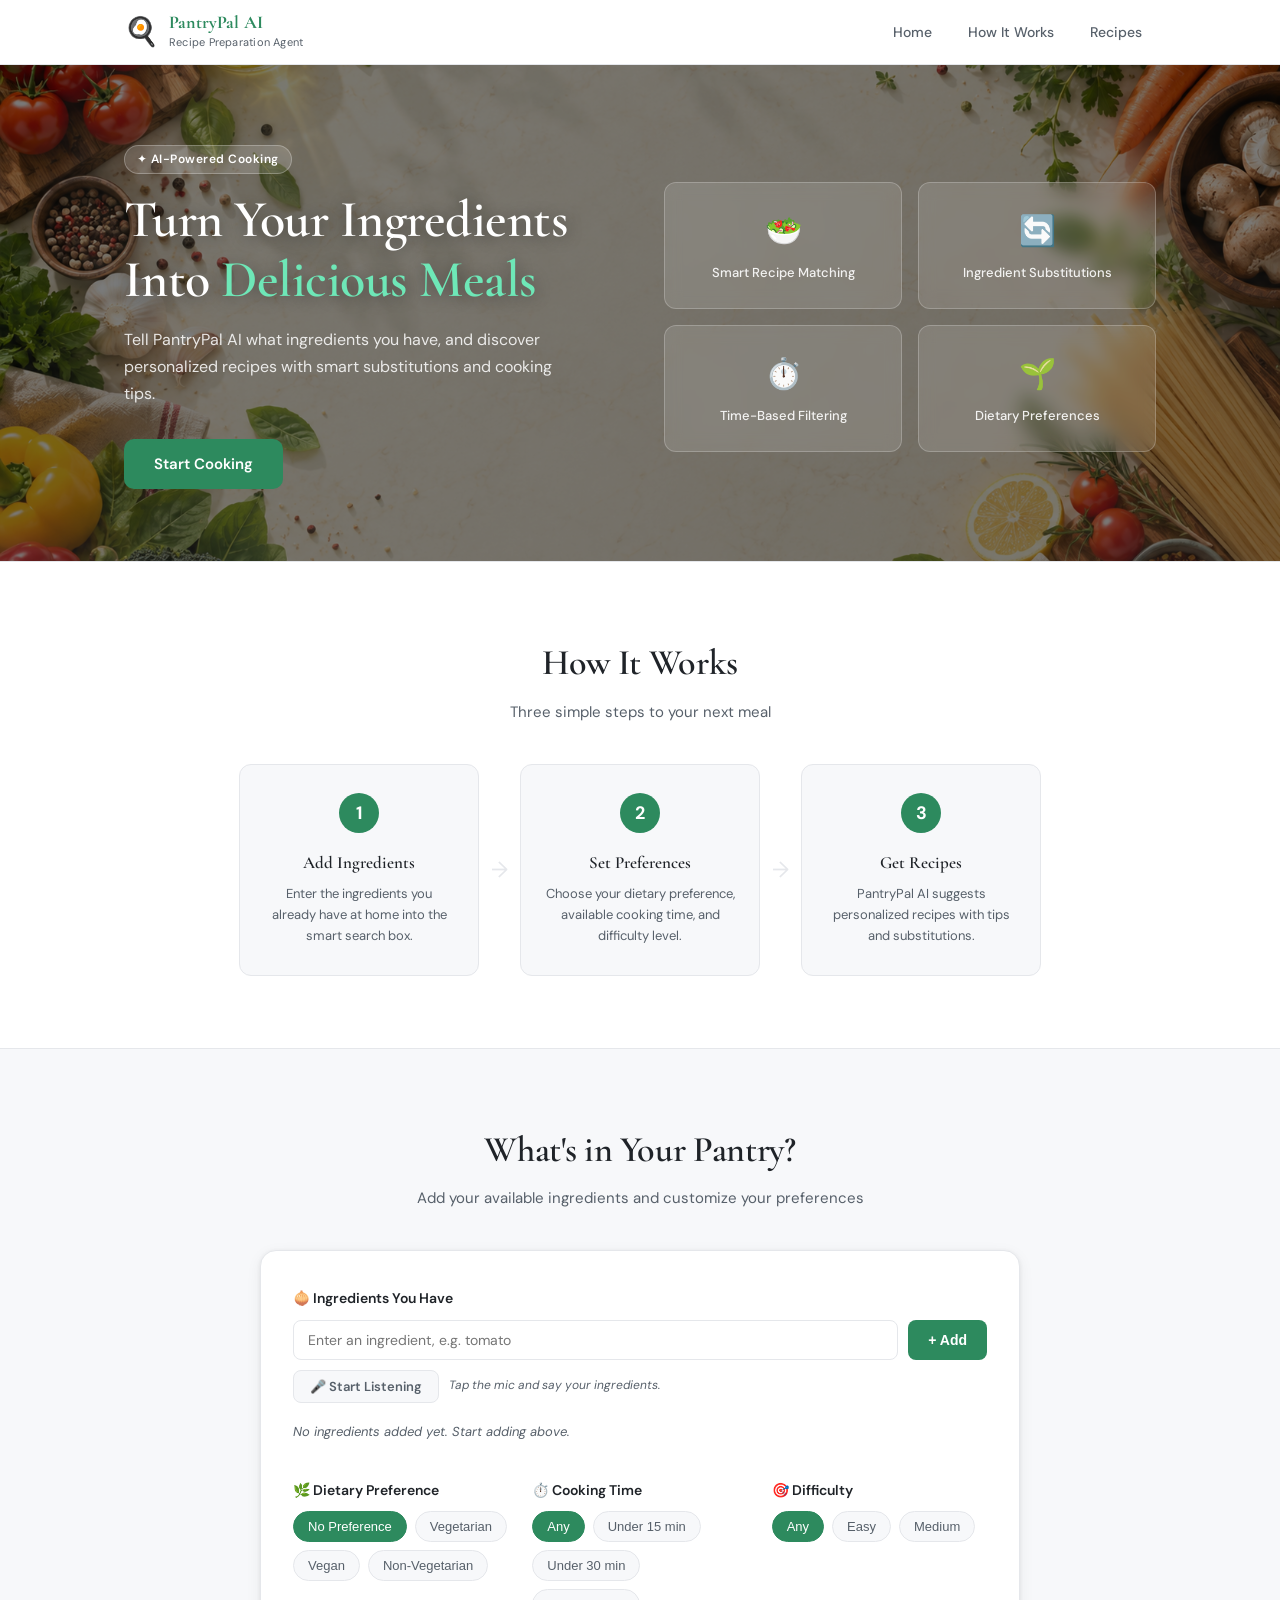
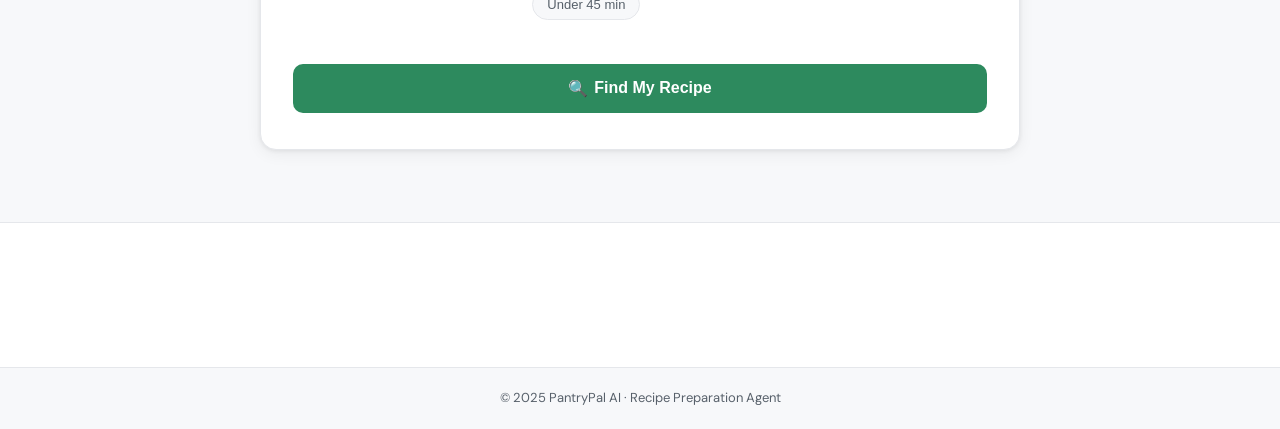
<file: index.html>
<!DOCTYPE html>
<html lang="en">
<head>
  <meta charset="UTF-8" />
  <meta name="viewport" content="width=device-width, initial-scale=1.0" />
  <title>PantryPal AI – Recipe Preparation Agent</title>
  <link rel="stylesheet" href="styles.css" />
</head>
<body>

  <!-- NAVBAR -->
  <nav class="navbar">
    <div class="nav-inner container">
      <div class="nav-logo">
        <span class="logo-icon">🍳</span>
        <div>
          <span class="logo-name">PantryPal AI</span>
          <span class="logo-sub">Recipe Preparation Agent</span>
        </div>
      </div>
      <ul class="nav-links">
        <li><a href="#home">Home</a></li>
        <li><a href="#how-it-works">How It Works</a></li>
        <li><a href="recipes.html">Recipes</a></li>
      </ul>
      <button class="nav-toggle" id="navToggle" aria-label="Toggle menu">&#9776;</button>
    </div>
  </nav>

  <!-- HERO SECTION -->
  <section class="hero" id="home">
    <div class="container hero-inner">
      <div class="hero-content">
        <span class="hero-badge">✦ AI-Powered Cooking</span>
        <h1 class="hero-heading">Turn Your Ingredients Into <span class="highlight">Delicious Meals</span></h1>
        <p class="hero-sub">Tell PantryPal AI what ingredients you have, and discover personalized recipes with smart substitutions and cooking tips.</p>
        <a href="#form-section" class="btn btn-primary" id="startCooking">Start Cooking</a>
      </div>
      <div class="hero-visual">
        <div class="hero-card">
          <div class="hero-card-icon">🥗</div>
          <p>Smart Recipe Matching</p>
        </div>
        <div class="hero-card">
          <div class="hero-card-icon">🔄</div>
          <p>Ingredient Substitutions</p>
        </div>
        <div class="hero-card">
          <div class="hero-card-icon">⏱️</div>
          <p>Time-Based Filtering</p>
        </div>
        <div class="hero-card">
          <div class="hero-card-icon">🌱</div>
          <p>Dietary Preferences</p>
        </div>
      </div>
    </div>
  </section>

  <!-- HOW IT WORKS -->
  <section class="how-it-works" id="how-it-works">
    <div class="container">
      <h2 class="section-title">How It Works</h2>
      <p class="section-sub">Three simple steps to your next meal</p>
      <div class="steps">
        <div class="step">
          <div class="step-num">1</div>
          <h3>Add Ingredients</h3>
          <p>Enter the ingredients you already have at home into the smart search box.</p>
        </div>
        <div class="step-arrow">→</div>
        <div class="step">
          <div class="step-num">2</div>
          <h3>Set Preferences</h3>
          <p>Choose your dietary preference, available cooking time, and difficulty level.</p>
        </div>
        <div class="step-arrow">→</div>
        <div class="step">
          <div class="step-num">3</div>
          <h3>Get Recipes</h3>
          <p>PantryPal AI suggests personalized recipes with tips and substitutions.</p>
        </div>
      </div>
    </div>
  </section>

  <!-- FORM SECTION -->
  <section class="form-section" id="form-section">
    <div class="container">
      <h2 class="section-title">What's in Your Pantry?</h2>
      <p class="section-sub">Add your available ingredients and customize your preferences</p>

      <div class="form-card">
        <!-- Ingredient Input -->
        <div class="form-group">
          <label class="form-label">🧅 Ingredients You Have</label>
          <div class="ingredient-input-row">
            <input type="text" id="ingredientInput" class="text-input" placeholder="Enter an ingredient, e.g. tomato" autocomplete="off" />
            <button class="btn btn-add" id="addIngredientBtn">+ Add</button>
          </div>
          <div class="mic-row">
            <button class="btn-mic" id="micBtn" aria-label="Start voice input">🎤 Start Listening</button>
            <span class="mic-hint" id="micHint">Tap the mic and say your ingredients.</span>
          </div>
          <div class="tags-container" id="tagsContainer">
            <span class="tags-placeholder" id="tagsPlaceholder">No ingredients added yet. Start adding above.</span>
          </div>
        </div>

        <div class="preferences-grid">
          <!-- Dietary Preference -->
          <div class="form-group">
            <label class="form-label">🌿 Dietary Preference</label>
            <div class="chip-group" id="dietaryGroup">
              <button class="chip active" data-value="no-preference">No Preference</button>
              <button class="chip" data-value="vegetarian">Vegetarian</button>
              <button class="chip" data-value="vegan">Vegan</button>
              <button class="chip" data-value="non-vegetarian">Non-Vegetarian</button>
            </div>
          </div>

          <!-- Cooking Time -->
          <div class="form-group">
            <label class="form-label">⏱️ Cooking Time</label>
            <div class="chip-group" id="timeGroup">
              <button class="chip active" data-value="any">Any</button>
              <button class="chip" data-value="15">Under 15 min</button>
              <button class="chip" data-value="30">Under 30 min</button>
              <button class="chip" data-value="45">Under 45 min</button>
            </div>
          </div>

          <!-- Difficulty -->
          <div class="form-group">
            <label class="form-label">🎯 Difficulty</label>
            <div class="chip-group" id="difficultyGroup">
              <button class="chip active" data-value="any">Any</button>
              <button class="chip" data-value="easy">Easy</button>
              <button class="chip" data-value="medium">Medium</button>
            </div>
          </div>
        </div>

        <button class="btn btn-find" id="findRecipeBtn">
          <span>🔍</span> Find My Recipe
        </button>
      </div>
    </div>
  </section>

  <!-- RESULTS SECTION -->
  <section class="results-section" id="recipes">
    <div class="container" id="resultsContainer" style="display:none;">
      <h2 class="section-title">Your Personalized Recipes</h2>
      <p class="section-sub" id="resultsSubtitle"></p>
      <div class="recipes-grid" id="recipesGrid"></div>
    </div>
  </section>

  <!-- RECENT SEARCHES SECTION -->
  <section class="extras-section" id="recent-searches-section" style="display:none;">
    <div class="container">
      <div class="extras-header">
        <div>
          <h2 class="section-title extras-title">🕐 Recent Searches</h2>
          <p class="section-sub extras-sub">Your last ingredient searches — click any to reload it</p>
        </div>
        <button class="btn-clear" id="clearSearchesBtn">Clear All</button>
      </div>
      <div class="recent-searches-list" id="recentSearchesList"></div>
    </div>
  </section>

  <!-- FAVORITES SECTION -->
  <section class="extras-section" id="favorites-section" style="display:none;">
    <div class="container">
      <div class="extras-header">
        <div>
          <h2 class="section-title extras-title">❤️ My Favorite Recipes</h2>
          <p class="section-sub extras-sub">Recipes you've saved for quick access</p>
        </div>
        <button class="btn-clear" id="clearFavoritesBtn">Clear All</button>
      </div>
      <div class="recipes-grid" id="favoritesGrid"></div>
    </div>
  </section>

  <!-- FOOTER -->
  <footer class="footer">
    <p>© 2025 PantryPal AI · Recipe Preparation Agent</p>
  </footer>

  <script src="app.js"></script>
</body>
</html>
</file>
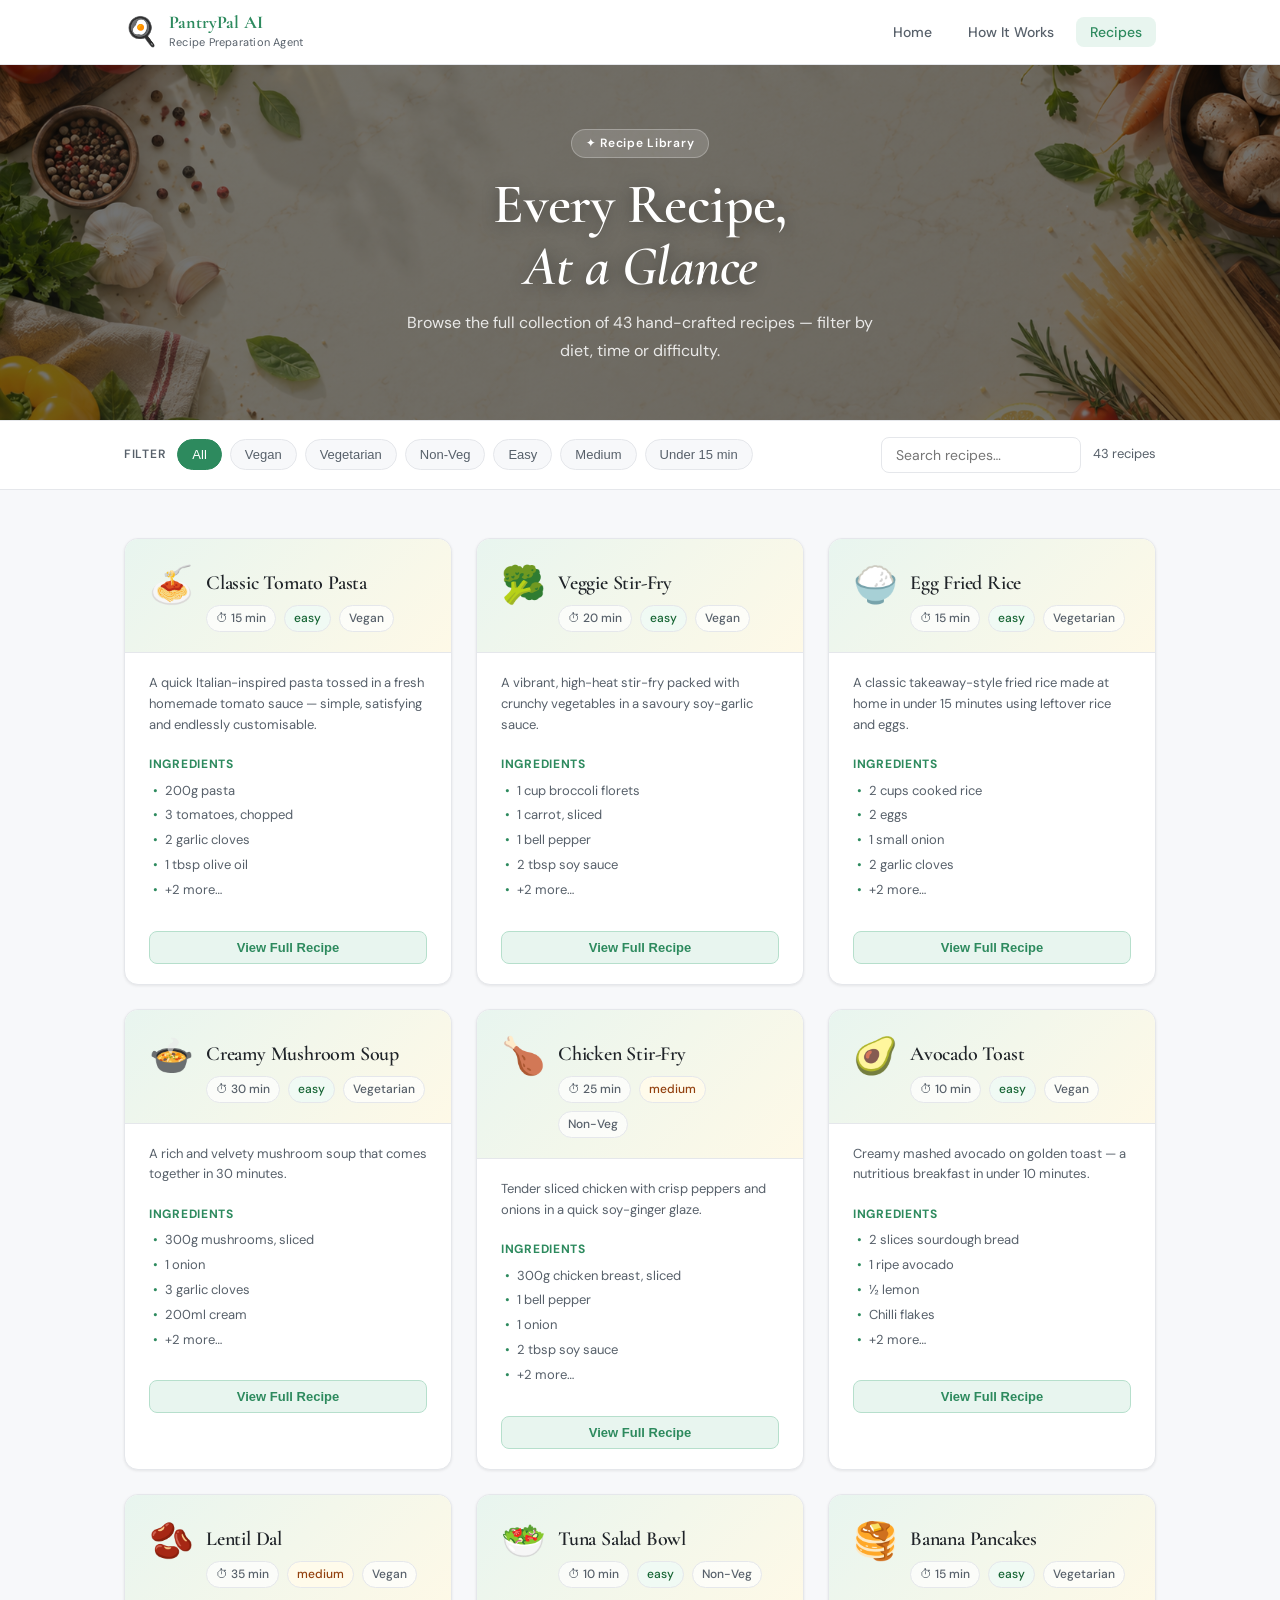
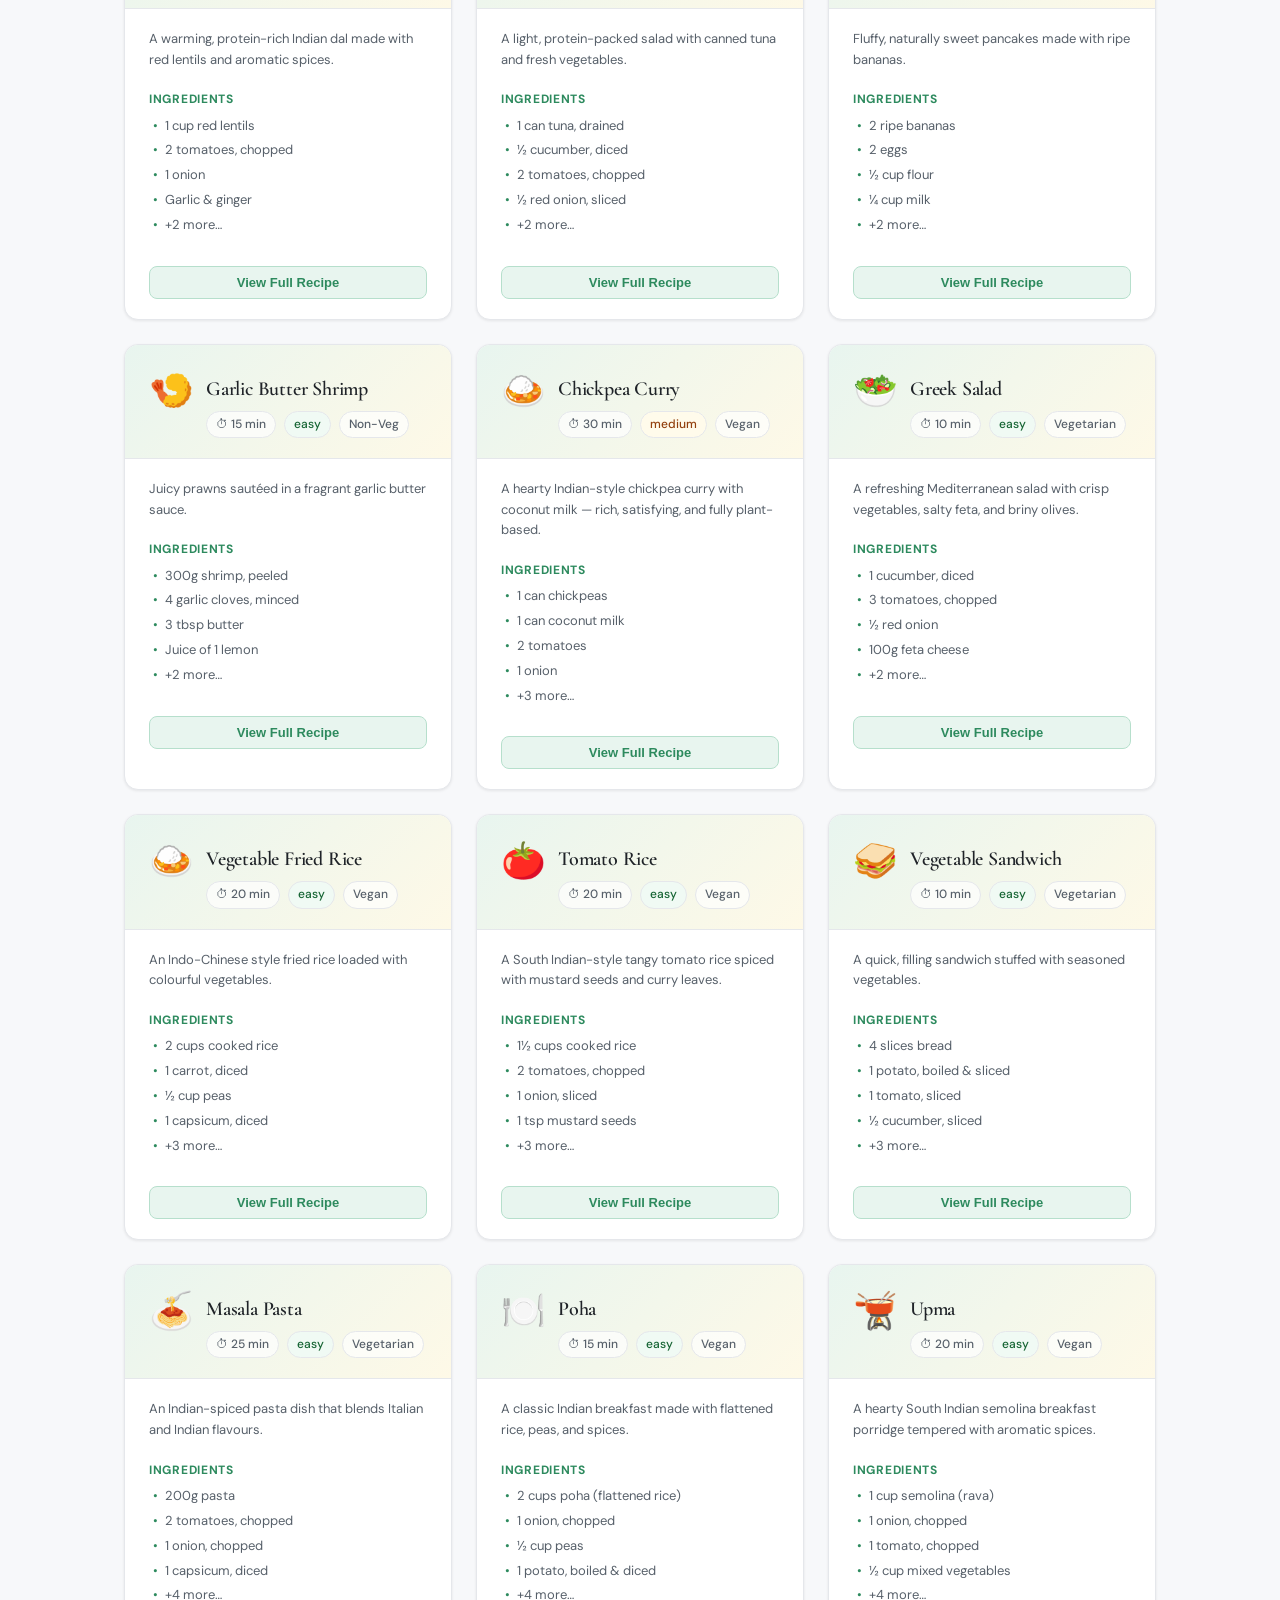
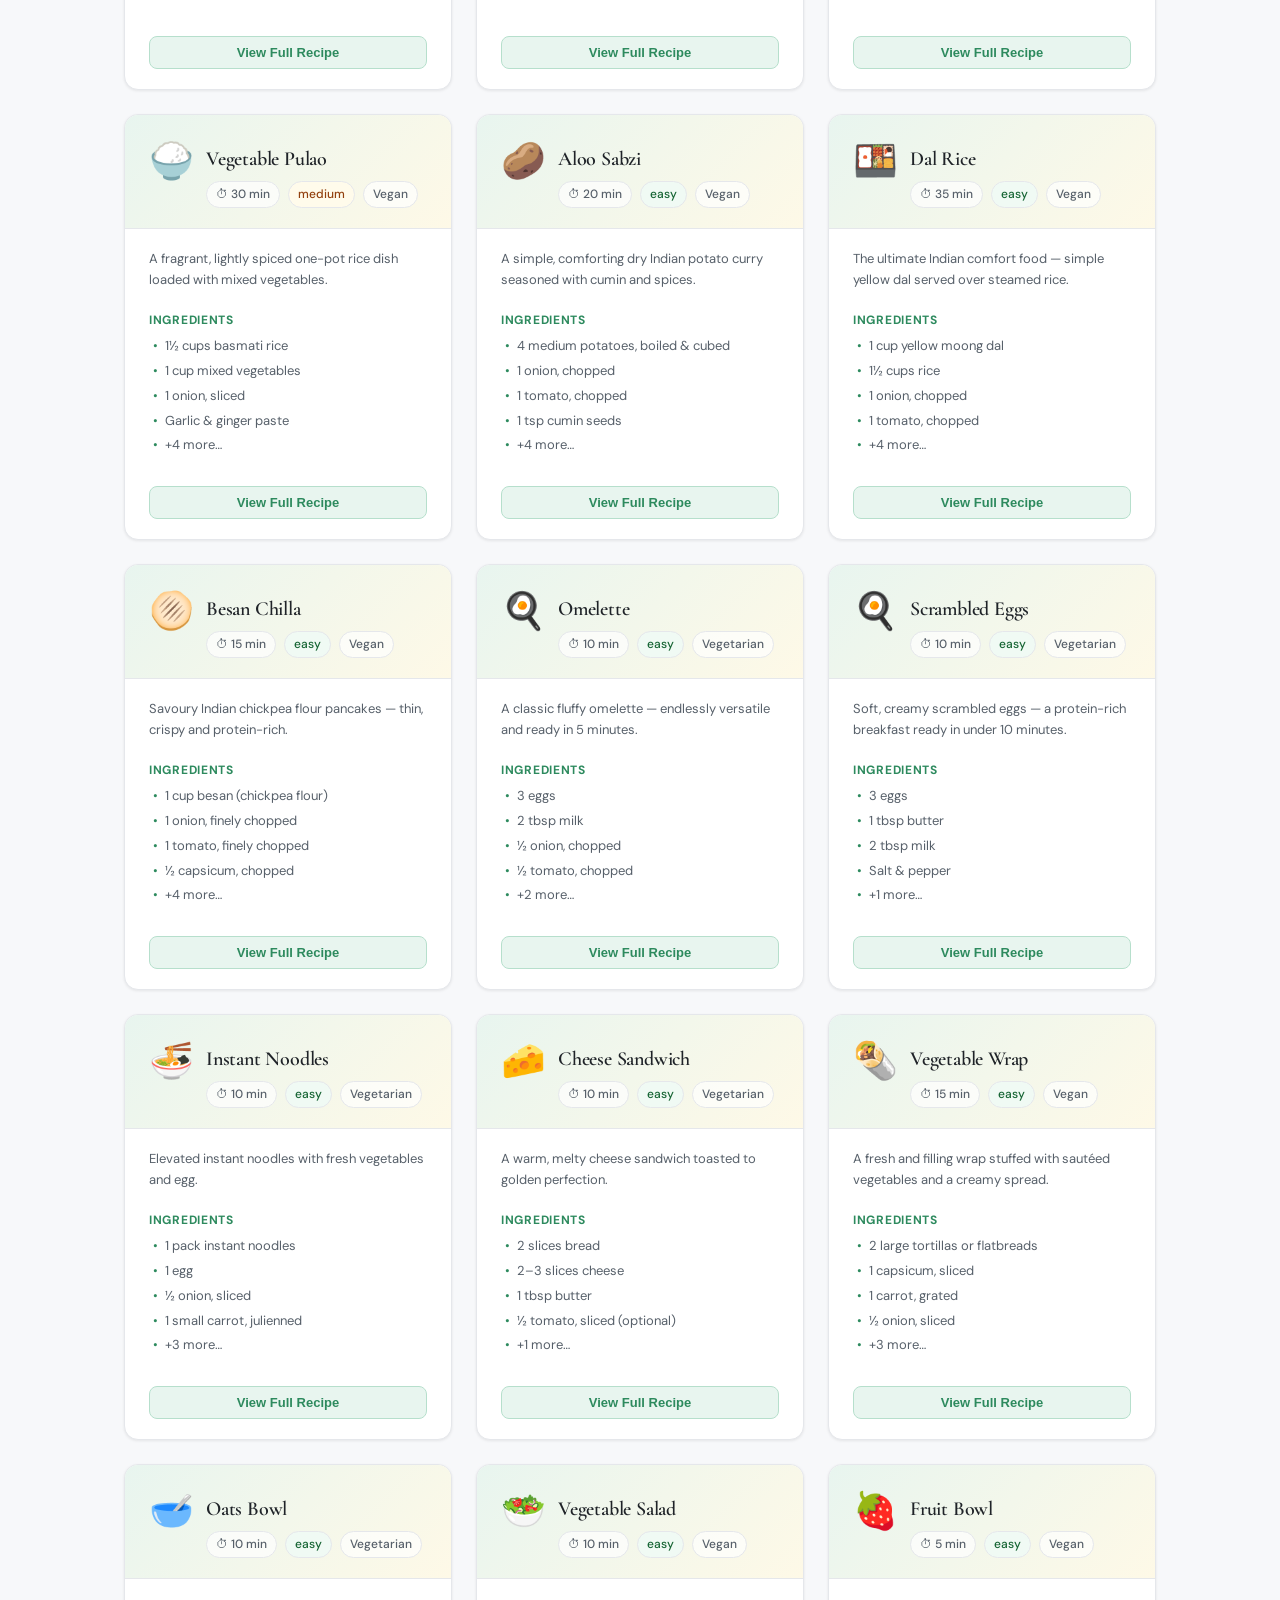
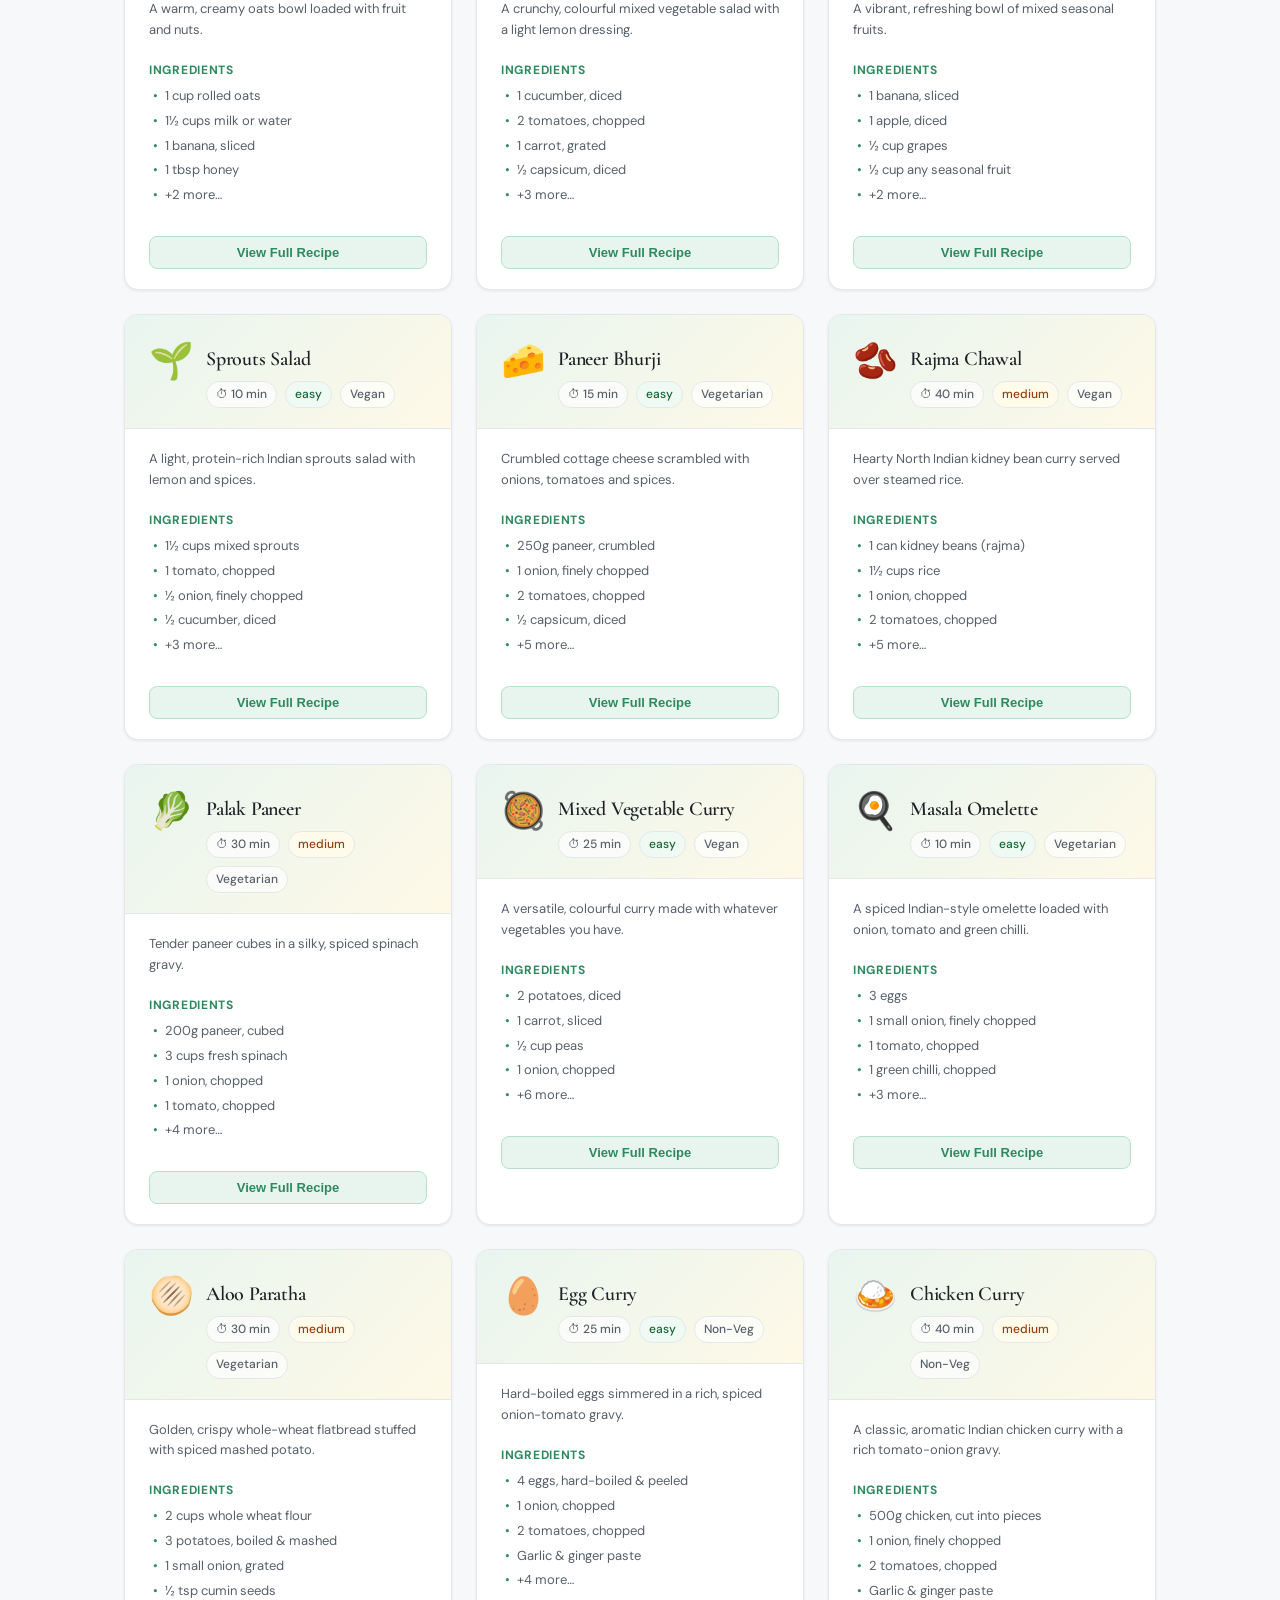
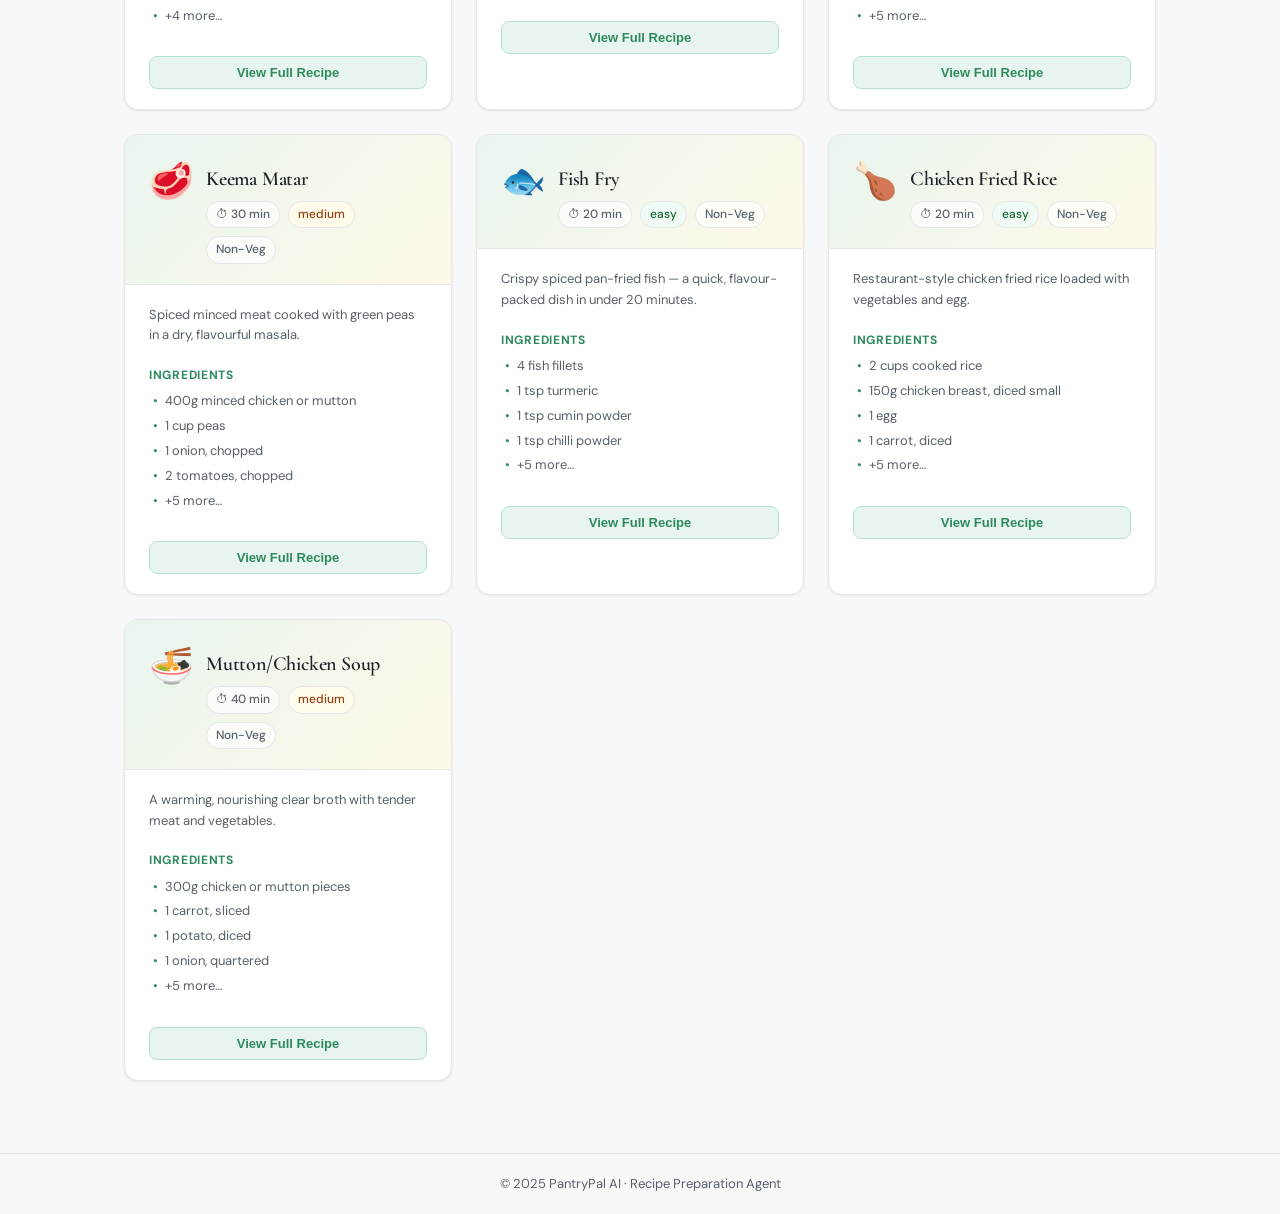
<file: recipes.html>
<!DOCTYPE html>
<html lang="en">
<head>
  <meta charset="UTF-8" />
  <meta name="viewport" content="width=device-width, initial-scale=1.0" />
  <title>Recipe Library – PantryPal AI</title>
  <link rel="stylesheet" href="styles.css" />
  <style>
    /* ── Page-specific styles ── */
    .rl-hero {
      background:
        linear-gradient(rgba(0,0,0,0.55), rgba(0,0,0,0.55)),
        url('food.png') center/cover no-repeat;
      padding: 64px 0 56px;
      border-bottom: 1px solid var(--border);
      text-align: center;
    }
    .rl-hero-eyebrow {
      display: inline-block;
      background: rgba(255,255,255,0.15);
      color: #fff;
      font-size: 12px;
      font-weight: 600;
      padding: 4px 14px;
      border-radius: 100px;
      margin-bottom: 16px;
      letter-spacing: 0.06em;
      border: 1px solid rgba(255,255,255,0.25);
      font-family: var(--font);
    }
    .rl-hero h1 {
      font-family: var(--font-heading);
      font-size: 56px;
      font-weight: 600;
      color: #fff;
      line-height: 1.1;
      margin-bottom: 12px;
      letter-spacing: -0.01em;
      text-shadow: 0 2px 16px rgba(0,0,0,0.4);
    }
    .rl-hero p {
      font-size: 16px;
      color: rgba(255,255,255,0.85);
      max-width: 480px;
      margin: 0 auto;
      line-height: 1.7;
    }

    /* ── Filter Bar ── */
    .filter-bar {
      background: var(--bg);
      border-bottom: 1px solid var(--border);
      padding: 16px 0;
      position: sticky;
      top: 64px;
      z-index: 90;
    }
    .filter-inner {
      display: flex;
      flex-wrap: wrap;
      align-items: center;
      gap: 12px;
    }
    .filter-label {
      font-size: 12px;
      font-weight: 600;
      color: var(--muted);
      text-transform: uppercase;
      letter-spacing: 0.06em;
      white-space: nowrap;
    }
    .filter-chips {
      display: flex;
      flex-wrap: wrap;
      gap: 8px;
      flex: 1;
    }
    .rl-search {
      flex-shrink: 0;
      padding: 8px 14px;
      border: 1px solid var(--border);
      border-radius: 8px;
      font-size: 14px;
      font-family: var(--font);
      color: var(--text);
      background: var(--bg);
      outline: none;
      width: 200px;
      transition: border-color 0.15s, box-shadow 0.15s;
    }
    .rl-search:focus {
      border-color: var(--accent);
      box-shadow: 0 0 0 3px rgba(45,138,94,0.12);
    }
    .rl-count {
      font-size: 13px;
      color: var(--muted);
      white-space: nowrap;
      margin-left: auto;
    }

    /* ── Main grid section ── */
    .rl-section {
      padding: 48px 0 72px;
      background: var(--surface);
    }
    .rl-grid {
      display: grid;
      grid-template-columns: repeat(auto-fill, minmax(300px, 1fr));
      gap: 24px;
    }

    /* ── Recipe card overlay (detail modal) ── */
    .rl-overlay {
      display: none;
      position: fixed;
      inset: 0;
      background: rgba(0,0,0,0.5);
      z-index: 200;
      overflow-y: auto;
      padding: 40px 16px;
    }
    .rl-overlay.open { display: block; }
    .rl-modal {
      background: var(--bg);
      border-radius: 16px;
      max-width: 720px;
      margin: 0 auto;
      overflow: hidden;
      box-shadow: 0 8px 40px rgba(0,0,0,0.2);
    }
    .rl-modal-header {
      background: linear-gradient(135deg, #e8f5ef 0%, #fef9e7 100%);
      padding: 32px 28px 24px;
      border-bottom: 1px solid var(--border);
      display: flex;
      gap: 16px;
      align-items: flex-start;
      position: relative;
    }
    .rl-modal-close {
      position: absolute;
      top: 16px; right: 16px;
      background: var(--bg);
      border: 1px solid var(--border);
      border-radius: 50%;
      width: 32px; height: 32px;
      display: flex; align-items: center; justify-content: center;
      font-size: 16px; cursor: pointer;
      transition: background 0.12s;
    }
    .rl-modal-close:hover { background: #fff5f5; border-color: #f5a0a0; }
    .rl-modal-emoji { font-size: 48px; line-height: 1; flex-shrink: 0; }
    .rl-modal-title {
      font-family: var(--font-heading);
      font-size: 28px; font-weight: 600;
      color: var(--text); margin-bottom: 6px;
      letter-spacing: -0.01em;
    }
    .rl-modal-desc { font-size: 14px; color: var(--muted); line-height: 1.6; margin-bottom: 12px; }
    .rl-modal-body { padding: 24px 28px; display: flex; flex-direction: column; gap: 20px; }
    .rl-modal-section { }
    .rl-modal-section-title {
      font-family: var(--font-heading);
      font-size: 18px; font-weight: 600;
      color: var(--text); margin-bottom: 10px;
    }
    .rl-modal-list { list-style: none; display: flex; flex-direction: column; gap: 5px; }
    .rl-modal-list li {
      font-size: 13px; color: var(--muted);
      padding-left: 16px; position: relative; line-height: 1.6;
    }
    .rl-modal-list li::before { content: "•"; position: absolute; left: 4px; color: var(--accent); }
    .rl-modal-steps { list-style: none; counter-reset: sc; display: flex; flex-direction: column; gap: 8px; }
    .rl-modal-steps li {
      font-size: 13px; color: var(--muted);
      display: flex; gap: 12px; line-height: 1.6;
      counter-increment: sc;
    }
    .rl-modal-steps li::before {
      content: counter(sc);
      flex-shrink: 0; width: 22px; height: 22px;
      border-radius: 50%; background: var(--accent); color: #fff;
      font-size: 11px; font-weight: 700;
      display: flex; align-items: center; justify-content: center;
      margin-top: 1px;
    }
    .rl-modal-tip {
      background: #fffbeb; border: 1px solid #fde68a;
      border-radius: 8px; padding: 12px 14px;
      font-size: 13px; color: #92400e;
    }
    .rl-modal-tip strong { color: #78350f; }

    /* No results */
    .rl-empty {
      text-align: center; padding: 64px 24px; color: var(--muted); font-size: 15px;
      grid-column: 1 / -1;
    }
    .rl-empty span { font-size: 48px; display: block; margin-bottom: 12px; }

    @media (max-width: 600px) {
      .rl-hero h1 { font-size: 36px; }
      .rl-grid { grid-template-columns: 1fr; }
      .rl-modal-header { flex-direction: column; gap: 10px; }
      .rl-modal-emoji { font-size: 36px; }
      .rl-modal-title { font-size: 22px; }
      .rl-modal-body { padding: 18px 20px; }
      .filter-bar { top: 0; }
      .rl-search { width: 100%; }
    }
  </style>
</head>
<body>

  <!-- NAVBAR -->
  <nav class="navbar">
    <div class="nav-inner container">
      <div class="nav-logo">
        <span class="logo-icon">🍳</span>
        <div>
          <span class="logo-name">PantryPal AI</span>
          <span class="logo-sub">Recipe Preparation Agent</span>
        </div>
      </div>
      <ul class="nav-links">
        <li><a href="index.html">Home</a></li>
        <li><a href="index.html#how-it-works">How It Works</a></li>
        <li><a href="recipes.html" style="color:var(--accent);background:var(--accent-light);">Recipes</a></li>
      </ul>
      <button class="nav-toggle" id="navToggle" aria-label="Toggle menu">&#9776;</button>
    </div>
  </nav>

  <!-- HERO -->
  <div class="rl-hero">
    <div class="container">
      <span class="rl-hero-eyebrow">✦ Recipe Library</span>
      <h1>Every Recipe,<br><em>At a Glance</em></h1>
      <p>Browse the full collection of 43 hand-crafted recipes — filter by diet, time or difficulty.</p>
    </div>
  </div>

  <!-- FILTER BAR -->
  <div class="filter-bar">
    <div class="filter-inner container">
      <span class="filter-label">Filter</span>
      <div class="filter-chips" id="filterChips">
        <button class="chip active" data-filter="all">All</button>
        <button class="chip" data-filter="vegan">Vegan</button>
        <button class="chip" data-filter="vegetarian">Vegetarian</button>
        <button class="chip" data-filter="non-vegetarian">Non-Veg</button>
        <button class="chip" data-filter="easy">Easy</button>
        <button class="chip" data-filter="medium">Medium</button>
        <button class="chip" data-filter="quick">Under 15 min</button>
      </div>
      <input class="rl-search" id="rlSearch" type="search" placeholder="Search recipes…" autocomplete="off" />
      <span class="rl-count" id="rlCount"></span>
    </div>
  </div>

  <!-- RECIPE GRID -->
  <section class="rl-section">
    <div class="container">
      <div class="rl-grid" id="rlGrid"></div>
    </div>
  </section>

  <!-- DETAIL OVERLAY -->
  <div class="rl-overlay" id="rlOverlay" role="dialog" aria-modal="true">
    <div class="rl-modal" id="rlModal">
      <div class="rl-modal-header" id="rlModalHeader">
        <button class="rl-modal-close" id="rlModalClose" aria-label="Close">✕</button>
        <div class="rl-modal-emoji" id="rlModalEmoji"></div>
        <div>
          <div class="rl-modal-title" id="rlModalTitle"></div>
          <div class="rl-modal-desc" id="rlModalDesc"></div>
          <div class="recipe-meta" id="rlModalMeta"></div>
        </div>
      </div>
      <div class="rl-modal-body" id="rlModalBody"></div>
    </div>
  </div>

  <!-- FOOTER -->
  <footer class="footer">
    <p>© 2025 PantryPal AI · Recipe Preparation Agent</p>
  </footer>

  <script>
  (function () {
    'use strict';

    // ── Recipes (mirror of app.js) ──────────────────
    const RECIPES = [
      {id:1,name:'Classic Tomato Pasta',emoji:'🍝',description:'A quick Italian-inspired pasta tossed in a fresh homemade tomato sauce — simple, satisfying and endlessly customisable.',dietary:['no-preference','vegetarian','vegan'],time:15,difficulty:'easy',keywords:['tomato','pasta','garlic','onion','basil','olive oil'],ingredients:['200g pasta','3 tomatoes, chopped','2 garlic cloves','1 tbsp olive oil','Salt & pepper','Fresh basil'],steps:['Boil pasta as per package instructions.','Sauté garlic in olive oil for 1 min.','Add tomatoes, cook 5 mins until soft.','Toss drained pasta with sauce.','Season and garnish with basil.'],substitutions:['No fresh basil? Use dried basil or oregano.','No olive oil? Any neutral cooking oil works.','No fresh tomatoes? Use canned chopped tomatoes.'],tip:'Add a pinch of sugar to balance the acidity of the tomatoes.'},
      {id:2,name:'Veggie Stir-Fry',emoji:'🥦',description:'A vibrant, high-heat stir-fry packed with crunchy vegetables in a savoury soy-garlic sauce.',dietary:['no-preference','vegetarian','vegan'],time:20,difficulty:'easy',keywords:['broccoli','carrot','onion','bell pepper','garlic','soy sauce','ginger'],ingredients:['1 cup broccoli florets','1 carrot, sliced','1 bell pepper','2 tbsp soy sauce','1 tsp sesame oil','Garlic & ginger'],steps:['Heat oil in a wok over high heat.','Add garlic and ginger, stir 30 secs.','Add hard vegetables first.','Add softer veggies and soy sauce.','Toss 2–3 mins and serve hot.'],substitutions:['No soy sauce? Use coconut aminos.','No broccoli? Use cabbage or cauliflower.'],tip:'Keep the heat high for a proper stir-fry.'},
      {id:3,name:'Egg Fried Rice',emoji:'🍚',description:'A classic takeaway-style fried rice made at home in under 15 minutes using leftover rice and eggs.',dietary:['no-preference','vegetarian'],time:15,difficulty:'easy',keywords:['rice','egg','onion','garlic','soy sauce','peas','carrot'],ingredients:['2 cups cooked rice','2 eggs','1 small onion','2 garlic cloves','2 tbsp soy sauce','1 cup frozen peas'],steps:['Heat oil; scramble eggs and set aside.','Sauté onion and garlic until golden.','Add rice, stir-fry on high heat.','Mix in soy sauce and peas.','Return eggs, combine and serve.'],substitutions:['No peas? Use corn or diced carrot.','No soy sauce? Use salt and vinegar.'],tip:'Day-old rice works best.'},
      {id:4,name:'Creamy Mushroom Soup',emoji:'🍲',description:'A rich and velvety mushroom soup that comes together in 30 minutes.',dietary:['no-preference','vegetarian'],time:30,difficulty:'easy',keywords:['mushroom','onion','garlic','cream','butter','broth'],ingredients:['300g mushrooms, sliced','1 onion','3 garlic cloves','200ml cream','2 tbsp butter','500ml vegetable broth'],steps:['Melt butter, sauté onion and garlic.','Add mushrooms, cook until golden.','Pour in broth, simmer 10 mins.','Blend half the soup for texture.','Stir in cream, season and serve.'],substitutions:['No cream? Use coconut milk.','No butter? Use olive oil.'],tip:'Use a mix of mushroom varieties for deeper flavour.'},
      {id:5,name:'Chicken Stir-Fry',emoji:'🍗',description:'Tender sliced chicken with crisp peppers and onions in a quick soy-ginger glaze.',dietary:['no-preference','non-vegetarian'],time:25,difficulty:'medium',keywords:['chicken','bell pepper','onion','garlic','soy sauce','ginger'],ingredients:['300g chicken breast, sliced','1 bell pepper','1 onion','2 tbsp soy sauce','1 tsp cornstarch','Garlic & ginger'],steps:['Marinate chicken with soy sauce and cornstarch.','Stir-fry chicken until cooked, set aside.','Sauté garlic, ginger, onion and pepper.','Return chicken to pan, toss together.','Serve over rice.'],substitutions:['No cornstarch? Skip it.','No bell pepper? Use zucchini.'],tip:'Slice chicken against the grain.'},
      {id:6,name:'Avocado Toast',emoji:'🥑',description:'Creamy mashed avocado on golden toast — a nutritious breakfast in under 10 minutes.',dietary:['no-preference','vegetarian','vegan'],time:10,difficulty:'easy',keywords:['avocado','bread','lemon','tomato','chilli'],ingredients:['2 slices sourdough bread','1 ripe avocado','½ lemon','Chilli flakes','Salt & pepper','Cherry tomatoes'],steps:['Toast the bread until golden.','Mash avocado with lemon juice.','Spread avocado over toast.','Top with tomatoes and chilli flakes.','Serve immediately.'],substitutions:['No sourdough? Use any bread.','No lemon? Use lime.'],tip:'A drizzle of olive oil elevates this dish.'},
      {id:7,name:'Lentil Dal',emoji:'🫘',description:'A warming, protein-rich Indian dal made with red lentils and aromatic spices.',dietary:['no-preference','vegetarian','vegan'],time:35,difficulty:'medium',keywords:['lentil','dal','tomato','onion','garlic','ginger','cumin','turmeric'],ingredients:['1 cup red lentils','2 tomatoes, chopped','1 onion','Garlic & ginger','1 tsp cumin','½ tsp turmeric'],steps:['Rinse lentils and boil until soft.','Sauté onion, garlic, and ginger.','Add tomatoes and spices, cook 5 mins.','Combine with lentils, simmer 10 mins.','Serve with rice or naan.'],substitutions:['No red lentils? Use yellow moong dal.','No fresh ginger? Use ½ tsp ground ginger.'],tip:'Finish with a tadka for extra flavour.'},
      {id:8,name:'Tuna Salad Bowl',emoji:'🥗',description:'A light, protein-packed salad with canned tuna and fresh vegetables.',dietary:['no-preference','non-vegetarian'],time:10,difficulty:'easy',keywords:['tuna','cucumber','tomato','onion','lemon','lettuce'],ingredients:['1 can tuna, drained','½ cucumber, diced','2 tomatoes, chopped','½ red onion, sliced','Juice of 1 lemon','Mixed lettuce leaves'],steps:['Combine all vegetables in a bowl.','Flake tuna over the top.','Dress with lemon juice and olive oil.','Season with salt and pepper.','Toss gently and serve.'],substitutions:['No tuna? Use canned chickpeas.','No lettuce? Use spinach.'],tip:'Rinse canned tuna to reduce sodium.'},
      {id:9,name:'Banana Pancakes',emoji:'🥞',description:'Fluffy, naturally sweet pancakes made with ripe bananas.',dietary:['no-preference','vegetarian'],time:15,difficulty:'easy',keywords:['banana','egg','flour','milk','butter'],ingredients:['2 ripe bananas','2 eggs','½ cup flour','¼ cup milk','1 tsp baking powder','Butter for cooking'],steps:['Mash bananas in a bowl.','Whisk in eggs and milk.','Fold in flour and baking powder.','Cook small portions in buttered pan.','Flip when bubbles form; cook until golden.'],substitutions:['No flour? Use oat flour.','No milk? Use plant-based milk.'],tip:'The riper the banana, the sweeter the pancakes.'},
      {id:10,name:'Garlic Butter Shrimp',emoji:'🍤',description:'Juicy prawns sautéed in a fragrant garlic butter sauce.',dietary:['no-preference','non-vegetarian'],time:15,difficulty:'easy',keywords:['shrimp','prawn','garlic','butter','lemon','parsley'],ingredients:['300g shrimp, peeled','4 garlic cloves, minced','3 tbsp butter','Juice of 1 lemon','Fresh parsley','Salt & pepper'],steps:['Melt butter over medium-high heat.','Add garlic, sauté 1 min.','Add shrimp, cook 2 mins per side.','Squeeze lemon juice over shrimp.','Garnish with parsley and serve.'],substitutions:["No butter? Use olive oil.","No parsley? Use coriander."],tip:"Don't overcrowd the pan."},
      {id:11,name:'Chickpea Curry',emoji:'🍛',description:'A hearty Indian-style chickpea curry with coconut milk — rich, satisfying, and fully plant-based.',dietary:['no-preference','vegetarian','vegan'],time:30,difficulty:'medium',keywords:['chickpea','tomato','onion','garlic','ginger','cumin','coconut milk','curry'],ingredients:['1 can chickpeas','1 can coconut milk','2 tomatoes','1 onion','Garlic & ginger','1 tsp cumin','1 tsp garam masala'],steps:['Sauté onion, garlic and ginger.','Add tomatoes and spices, cook 5 mins.','Pour in chickpeas and coconut milk.','Simmer 15 mins until thick.','Serve with rice or flatbread.'],substitutions:['No coconut milk? Use cream or yoghurt.','No canned chickpeas? Use boiled dried chickpeas.'],tip:'Add spinach in the last 2 minutes.'},
      {id:12,name:'Greek Salad',emoji:'🥗',description:'A refreshing Mediterranean salad with crisp vegetables, salty feta, and briny olives.',dietary:['no-preference','vegetarian'],time:10,difficulty:'easy',keywords:['cucumber','tomato','onion','feta','cheese','olive','lemon'],ingredients:['1 cucumber, diced','3 tomatoes, chopped','½ red onion','100g feta cheese','Kalamata olives','Olive oil & oregano'],steps:['Chop all vegetables into chunks.','Combine in a large bowl.','Add olives and crumbled feta.','Drizzle with olive oil.','Season with oregano, salt and serve.'],substitutions:['No feta? Use paneer.','No olives? Use capers.'],tip:'Let the salad rest 5 minutes.'},
      {id:13,name:'Vegetable Fried Rice',emoji:'🍛',description:'An Indo-Chinese style fried rice loaded with colourful vegetables.',dietary:['no-preference','vegetarian','vegan'],time:20,difficulty:'easy',keywords:['rice','carrot','peas','capsicum','onion','garlic','soy sauce'],ingredients:['2 cups cooked rice','1 carrot, diced','½ cup peas','1 capsicum, diced','1 onion, chopped','2 tbsp soy sauce','1 tsp oil'],steps:['Heat oil in a wok on high flame.','Sauté onion, garlic 2 mins.','Add carrot, peas and capsicum; stir-fry 3 mins.','Add rice and soy sauce; toss well.','Season, serve hot.'],substitutions:['No soy sauce? Use salt and pepper.','No capsicum? Use spring onions.'],tip:'Use cold day-old rice.'},
      {id:14,name:'Tomato Rice',emoji:'🍅',description:'A South Indian-style tangy tomato rice spiced with mustard seeds and curry leaves.',dietary:['no-preference','vegetarian','vegan'],time:20,difficulty:'easy',keywords:['rice','tomato','onion','garlic','mustard','cumin','turmeric','curry leaves'],ingredients:['1½ cups cooked rice','2 tomatoes, chopped','1 onion, sliced','1 tsp mustard seeds','½ tsp turmeric','1 tsp oil','Salt to taste'],steps:['Heat oil; add mustard seeds, let them splutter.','Add curry leaves, onion; sauté until golden.','Add tomatoes and turmeric; cook until mushy.','Fold in cooked rice, mix well.','Season with salt and serve.'],substitutions:['No mustard seeds? Use cumin seeds.','No curry leaves? Use a bay leaf.'],tip:'A squeeze of lemon brightens the flavour.'},
      {id:15,name:'Vegetable Sandwich',emoji:'🥪',description:'A quick, filling sandwich stuffed with seasoned vegetables.',dietary:['no-preference','vegetarian'],time:10,difficulty:'easy',keywords:['bread','tomato','onion','cucumber','potato','cheese','butter'],ingredients:['4 slices bread','1 potato, boiled & sliced','1 tomato, sliced','½ cucumber, sliced','1 onion, sliced','Butter','Salt, pepper & chaat masala'],steps:['Butter both sides of each bread slice.','Layer potato, tomato, cucumber and onion.','Sprinkle chaat masala, salt and pepper.','Close and toast on a pan until golden.','Serve with green chutney or ketchup.'],substitutions:['No potato? Use mashed avocado.','No chaat masala? Use cumin powder and salt.'],tip:'Press the sandwich down for an even golden crust.'},
      {id:16,name:'Masala Pasta',emoji:'🍝',description:'An Indian-spiced pasta dish that blends Italian and Indian flavours.',dietary:['no-preference','vegetarian'],time:25,difficulty:'easy',keywords:['pasta','tomato','onion','garlic','capsicum','cumin','garam masala'],ingredients:['200g pasta','2 tomatoes, chopped','1 onion, chopped','1 capsicum, diced','2 garlic cloves','½ tsp cumin','½ tsp garam masala','Salt & oil'],steps:['Boil pasta until al dente; drain and set aside.','Heat oil; sauté garlic and onion until soft.','Add capsicum and tomatoes; cook 5 mins.','Add spices; stir well for 1 min.','Toss in pasta, mix and serve hot.'],substitutions:['No garam masala? Use curry powder.','No capsicum? Use peas or corn.'],tip:'Add a spoon of butter at the end.'},
      {id:17,name:'Poha',emoji:'🍽️',description:'A classic Indian breakfast made with flattened rice, peas, and spices.',dietary:['no-preference','vegetarian','vegan'],time:15,difficulty:'easy',keywords:['poha','flattened rice','peas','onion','potato','mustard','turmeric','curry leaves'],ingredients:['2 cups poha (flattened rice)','1 onion, chopped','½ cup peas','1 potato, boiled & diced','1 tsp mustard seeds','½ tsp turmeric','Oil & salt','Lemon juice'],steps:['Rinse poha gently; let drain 5 mins.','Heat oil; splutter mustard seeds.','Sauté onion until translucent.','Add potato, peas, turmeric and salt.','Add poha, toss gently, squeeze lemon and serve.'],substitutions:['No poha? Use puffed rice.','No curry leaves? Skip or use asafoetida.'],tip:"Don't over-rinse poha."},
      {id:18,name:'Upma',emoji:'🫕',description:'A hearty South Indian semolina breakfast porridge tempered with aromatic spices.',dietary:['no-preference','vegetarian','vegan'],time:20,difficulty:'easy',keywords:['semolina','rava','onion','tomato','peas','carrot','mustard','curry leaves','ginger'],ingredients:['1 cup semolina (rava)','1 onion, chopped','1 tomato, chopped','½ cup mixed vegetables','1 tsp mustard seeds','1 tsp oil','2 cups water','Salt to taste'],steps:['Dry-roast semolina until light golden; set aside.','Heat oil; add mustard seeds, let them splutter.','Sauté onion, ginger and tomato until soft.','Add vegetables and water; bring to a boil.','Slowly stir in semolina; cover and cook 3 mins.'],substitutions:['No semolina? Use broken wheat.','No fresh vegetables? Use frozen.'],tip:'Roasting semolina prevents lumps.'},
      {id:19,name:'Vegetable Pulao',emoji:'🍚',description:'A fragrant, lightly spiced one-pot rice dish loaded with mixed vegetables.',dietary:['no-preference','vegetarian','vegan'],time:30,difficulty:'medium',keywords:['rice','vegetables','peas','carrot','potato','onion','garlic','ginger','cumin'],ingredients:['1½ cups basmati rice','1 cup mixed vegetables','1 onion, sliced','Garlic & ginger paste','1 tsp cumin','2 bay leaves','1 tbsp oil','Salt to taste'],steps:['Wash and soak rice 20 mins; drain.','Heat oil; fry cumin and bay leaves 30 secs.','Sauté onion and garlic-ginger paste until golden.','Add vegetables and sauté 3 mins.','Add rice, 3 cups water and salt; cook on low until done.'],substitutions:['No basmati? Any long-grain rice works.','No fresh vegetables? Use frozen peas and canned corn.'],tip:'Fluff rice gently with a fork after cooking.'},
      {id:20,name:'Aloo Sabzi',emoji:'🥔',description:'A simple, comforting dry Indian potato curry seasoned with cumin and spices.',dietary:['no-preference','vegetarian','vegan'],time:20,difficulty:'easy',keywords:['potato','aloo','onion','tomato','garlic','cumin','turmeric','coriander'],ingredients:['4 medium potatoes, boiled & cubed','1 onion, chopped','1 tomato, chopped','1 tsp cumin seeds','½ tsp turmeric','1 tsp coriander powder','Oil & salt','Fresh coriander to garnish'],steps:['Heat oil; splutter cumin seeds.','Sauté onion until golden, then add tomato.','Add turmeric and coriander powder; cook 2 mins.','Add potatoes, mix well and cook 5 mins.','Garnish with fresh coriander and serve.'],substitutions:['No coriander powder? Use garam masala.','No fresh coriander? Use parsley.'],tip:'Slightly crush a few potato pieces to absorb the masala.'},
      {id:21,name:'Dal Rice',emoji:'🍱',description:'The ultimate Indian comfort food — simple yellow dal served over steamed rice.',dietary:['no-preference','vegetarian','vegan'],time:35,difficulty:'easy',keywords:['dal','lentil','rice','onion','tomato','garlic','turmeric','cumin'],ingredients:['1 cup yellow moong dal','1½ cups rice','1 onion, chopped','1 tomato, chopped','1 tsp cumin','½ tsp turmeric','Garlic cloves','Oil & salt'],steps:['Cook rice until fluffy; set aside.','Boil dal with turmeric and salt until soft.','Heat oil; fry cumin and garlic until golden.','Add onion and tomato; sauté 5 mins.','Pour tempering over dal, stir and serve with rice.'],substitutions:['No moong dal? Use masoor dal.','No garlic? Use asafoetida.'],tip:'A dollop of ghee on hot dal rice is divine.'},
      {id:22,name:'Besan Chilla',emoji:'🫓',description:'Savoury Indian chickpea flour pancakes — thin, crispy and protein-rich.',dietary:['no-preference','vegetarian','vegan'],time:15,difficulty:'easy',keywords:['besan','chickpea flour','onion','tomato','capsicum','ginger','cumin'],ingredients:['1 cup besan (chickpea flour)','1 onion, finely chopped','1 tomato, finely chopped','½ capsicum, chopped','½ tsp cumin','¼ tsp turmeric','Water to make batter','Oil for cooking'],steps:['Mix besan, vegetables and spices.','Add water gradually to make smooth batter.','Heat a non-stick pan; grease lightly.','Pour a ladleful; spread in a circle.','Cook until golden; flip and cook other side.'],substitutions:['No besan? Use whole wheat flour.','No capsicum? Use grated carrot.'],tip:'The batter should be thin — like crepe batter.'},
      {id:23,name:'Omelette',emoji:'🍳',description:'A classic fluffy omelette — endlessly versatile and ready in 5 minutes.',dietary:['no-preference','vegetarian'],time:10,difficulty:'easy',keywords:['egg','onion','tomato','capsicum','cheese','butter','milk'],ingredients:['3 eggs','2 tbsp milk','½ onion, chopped','½ tomato, chopped','Salt & pepper','1 tsp butter or oil'],steps:['Beat eggs with milk, salt and pepper.','Heat butter in a pan over medium heat.','Add onion and tomato; stir 1 min.','Pour beaten eggs over vegetables.','Cook until set; fold and serve.'],substitutions:['No milk? Skip it.','No butter? Use any oil.'],tip:"Don't over-stir for a soft, custardy texture."},
      {id:24,name:'Scrambled Eggs',emoji:'🍳',description:'Soft, creamy scrambled eggs — a protein-rich breakfast ready in under 10 minutes.',dietary:['no-preference','vegetarian'],time:10,difficulty:'easy',keywords:['egg','butter','milk','cheese','onion','tomato'],ingredients:['3 eggs','1 tbsp butter','2 tbsp milk','Salt & pepper','Fresh herbs (optional)'],steps:['Crack eggs into a bowl with milk; whisk well.','Melt butter in a pan on low-medium heat.','Pour in eggs; stir gently with a spatula.','Cook slowly, pulling eggs from the edges.','Remove from heat while slightly soft; serve.'],substitutions:['No milk? Skip for a richer result.','No butter? Use olive oil.'],tip:'Low and slow is the secret.'},
      {id:25,name:'Instant Noodles',emoji:'🍜',description:'Elevated instant noodles with fresh vegetables and egg.',dietary:['no-preference','vegetarian'],time:10,difficulty:'easy',keywords:['noodles','egg','onion','carrot','capsicum','garlic','soy sauce'],ingredients:['1 pack instant noodles','1 egg','½ onion, sliced','1 small carrot, julienned','½ capsicum, sliced','1 tsp soy sauce','1 tsp oil'],steps:['Boil noodles as per packet; drain.','Heat oil; sauté onion, carrot and capsicum 2 mins.','Push veggies aside; scramble egg in the pan.','Add noodles and soy sauce; toss together.','Add seasoning to taste; serve hot.'],substitutions:['No egg? Skip or add tofu.','No fresh vegetables? Use frozen.'],tip:'Use only half the seasoning packet.'},
      {id:26,name:'Cheese Sandwich',emoji:'🧀',description:'A warm, melty cheese sandwich toasted to golden perfection.',dietary:['no-preference','vegetarian'],time:10,difficulty:'easy',keywords:['bread','cheese','butter','tomato','onion'],ingredients:['2 slices bread','2–3 slices cheese','1 tbsp butter','½ tomato, sliced (optional)','Salt & pepper'],steps:['Butter one side of each bread slice.','Place cheese (and tomato) on the unbuttered side.','Close with buttered sides out.','Toast on a pan over medium heat until golden.','Flip carefully, toast other side and serve.'],substitutions:['No cheese slices? Grate any hard cheese.','No butter? Use olive oil.'],tip:'Cover the pan with a lid to melt the cheese faster.'},
      {id:27,name:'Vegetable Wrap',emoji:'🌯',description:'A fresh and filling wrap stuffed with sautéed vegetables and a creamy spread.',dietary:['no-preference','vegetarian','vegan'],time:15,difficulty:'easy',keywords:['bread','flour','capsicum','onion','carrot','tomato','cheese','vegetables'],ingredients:['2 large tortillas or flatbreads','1 capsicum, sliced','1 carrot, grated','½ onion, sliced','1 tomato, sliced','2 tbsp hummus or cream cheese','Salt, pepper & mixed herbs'],steps:['Warm the tortilla in a dry pan for 30 secs.','Spread hummus or cream cheese on the wrap.','Sauté capsicum and onion in oil for 3 mins.','Layer vegetables and tomato on the wrap.','Season, roll tightly and serve.'],substitutions:['No tortilla? Use any flatbread.','No hummus? Use mayo or guacamole.'],tip:'Warm the wrap first so it folds without cracking.'},
      {id:28,name:'Oats Bowl',emoji:'🥣',description:'A warm, creamy oats bowl loaded with fruit and nuts.',dietary:['no-preference','vegetarian'],time:10,difficulty:'easy',keywords:['oats','milk','banana','fruit','honey','nuts'],ingredients:['1 cup rolled oats','1½ cups milk or water','1 banana, sliced','1 tbsp honey','Handful of nuts','Pinch of cinnamon'],steps:['Bring milk to a gentle simmer.','Stir in oats; cook 5 mins, stirring often.','Add cinnamon and honey; mix well.','Pour into a bowl and top with banana and nuts.','Serve immediately.'],substitutions:['No milk? Use water or plant-based milk.','No honey? Use maple syrup or jaggery.'],tip:'Soak oats overnight to reduce morning cook time.'},
      {id:29,name:'Vegetable Salad',emoji:'🥗',description:'A crunchy, colourful mixed vegetable salad with a light lemon dressing.',dietary:['no-preference','vegetarian','vegan'],time:10,difficulty:'easy',keywords:['cucumber','tomato','carrot','onion','capsicum','lemon','vegetables'],ingredients:['1 cucumber, diced','2 tomatoes, chopped','1 carrot, grated','½ capsicum, diced','½ onion, sliced','Juice of 1 lemon','Salt, pepper & herbs'],steps:['Dice and combine all vegetables.','Drizzle with lemon juice.','Add salt, pepper, and herbs.','Toss well to combine.','Serve fresh or chill for 10 mins.'],substitutions:['No lemon? Use apple cider vinegar.','No capsicum? Use radish.'],tip:'Chill for 10 minutes for best flavour.'},
      {id:30,name:'Fruit Bowl',emoji:'🍓',description:'A vibrant, refreshing bowl of mixed seasonal fruits.',dietary:['no-preference','vegetarian','vegan'],time:5,difficulty:'easy',keywords:['banana','apple','fruit','mango','grapes','lemon','honey'],ingredients:['1 banana, sliced','1 apple, diced','½ cup grapes','½ cup any seasonal fruit','Juice of ½ lemon','1 tsp honey (optional)'],steps:['Wash and chop all fruits.','Combine in a bowl.','Squeeze lemon juice over the top.','Drizzle honey if desired.','Toss gently and serve.'],substitutions:['Use any seasonal fruits you have.','No honey? The fruit is naturally sweet.'],tip:'Lemon juice keeps the fruit fresh.'},
      {id:31,name:'Sprouts Salad',emoji:'🌱',description:'A light, protein-rich Indian sprouts salad with lemon and spices.',dietary:['no-preference','vegetarian','vegan'],time:10,difficulty:'easy',keywords:['sprouts','tomato','onion','cucumber','lemon','carrot','vegetables'],ingredients:['1½ cups mixed sprouts','1 tomato, chopped','½ onion, finely chopped','½ cucumber, diced','1 carrot, grated','Juice of 1 lemon','Salt, cumin powder & fresh coriander'],steps:['Rinse sprouts well.','Combine with all chopped vegetables.','Add lemon juice, salt and cumin powder.','Toss and top with coriander.','Serve immediately or chill 5 mins.'],substitutions:['No sprouts? Use boiled chickpeas.','No coriander? Use mint.'],tip:'Steam sprouts 2–3 mins for softer texture.'},
      {id:32,name:'Paneer Bhurji',emoji:'🧀',description:'Crumbled cottage cheese scrambled with onions, tomatoes and spices.',dietary:['no-preference','vegetarian'],time:15,difficulty:'easy',keywords:['paneer','cottage cheese','onion','tomato','capsicum','garlic','ginger','cumin','turmeric'],ingredients:['250g paneer, crumbled','1 onion, finely chopped','2 tomatoes, chopped','½ capsicum, diced','2 garlic cloves, minced','½ tsp turmeric','1 tsp cumin','Oil & salt','Fresh coriander'],steps:['Heat oil; sauté garlic and onion until golden.','Add capsicum; cook 2 mins.','Add tomatoes, turmeric, cumin and salt; cook until soft.','Crumble in paneer; cook 3–4 mins.','Garnish with coriander; serve with roti.'],substitutions:['No paneer? Use firm tofu.','No capsicum? Use peas.'],tip:"Don't over-cook the paneer."},
      {id:33,name:'Rajma Chawal',emoji:'🫘',description:'Hearty North Indian kidney bean curry served over steamed rice.',dietary:['no-preference','vegetarian','vegan'],time:40,difficulty:'medium',keywords:['rajma','kidney beans','rice','onion','tomato','garlic','ginger','cumin','garam masala'],ingredients:['1 can kidney beans (rajma)','1½ cups rice','1 onion, chopped','2 tomatoes, chopped','Garlic & ginger paste','1 tsp cumin','1 tsp garam masala','½ tsp turmeric','Oil & salt'],steps:['Cook rice; set aside.','Heat oil; sauté cumin, onion and garlic-ginger paste until golden.','Add tomatoes, turmeric and garam masala; cook 8 mins.','Add kidney beans; simmer 12 mins.','Mash a few beans to thicken; serve over rice.'],substitutions:['No canned beans? Use boiled dried kidney beans.','No garam masala? Use chole masala.'],tip:'Rajma tastes better the next day.'},
      {id:34,name:'Palak Paneer',emoji:'🥬',description:'Tender paneer cubes in a silky, spiced spinach gravy.',dietary:['no-preference','vegetarian'],time:30,difficulty:'medium',keywords:['spinach','palak','paneer','onion','tomato','garlic','ginger','cream','cumin'],ingredients:['200g paneer, cubed','3 cups fresh spinach','1 onion, chopped','1 tomato, chopped','Garlic & ginger','½ tsp cumin','2 tbsp cream','Oil & salt'],steps:['Blanch spinach 2 mins; drain and blend smooth.','Sauté garlic, ginger and onion until golden.','Add tomato and cumin; cook until soft.','Stir in spinach puree; simmer 5 mins.','Add paneer cubes and cream; cook 3 mins.'],substitutions:['No fresh spinach? Use frozen.','No cream? Use cashew paste.'],tip:'Add a tiny pinch of sugar to balance spinach bitterness.'},
      {id:35,name:'Mixed Vegetable Curry',emoji:'🥘',description:'A versatile, colourful curry made with whatever vegetables you have.',dietary:['no-preference','vegetarian','vegan'],time:25,difficulty:'easy',keywords:['potato','carrot','peas','onion','tomato','garlic','ginger','cumin','turmeric','curry'],ingredients:['2 potatoes, diced','1 carrot, sliced','½ cup peas','1 onion, chopped','1 tomato, chopped','Garlic & ginger','1 tsp cumin','½ tsp turmeric','1 tsp coriander powder','Oil & salt'],steps:['Heat oil; sauté cumin, garlic and onion until golden.','Add tomato, turmeric and coriander; cook 4 mins.','Add potato and carrot with ½ cup water; cover 10 mins.','Add peas; cook 5 more mins.','Adjust seasoning and serve.'],substitutions:['Use any vegetables you have.','No coriander powder? Use garam masala.'],tip:'Cut vegetables to similar size for even cooking.'},
      {id:36,name:'Masala Omelette',emoji:'🍳',description:'A spiced Indian-style omelette loaded with onion, tomato and green chilli.',dietary:['no-preference','vegetarian'],time:10,difficulty:'easy',keywords:['egg','onion','tomato','capsicum','chilli','coriander','cumin','butter','milk'],ingredients:['3 eggs','1 small onion, finely chopped','1 tomato, chopped','1 green chilli, chopped','¼ tsp cumin','Fresh coriander','Salt & oil'],steps:['Beat eggs well with salt and cumin.','Heat oil; sauté onion, tomato and chilli 2 mins.','Pour beaten eggs over the vegetables.','Sprinkle coriander on top; cook until set.','Fold and serve with bread or chutney.'],substitutions:['No green chilli? Use chilli flakes.','No coriander? Use spring onion tops.'],tip:'Cover the pan for the last minute for a perfectly set top.'},
      {id:37,name:'Aloo Paratha',emoji:'🫓',description:'Golden, crispy whole-wheat flatbread stuffed with spiced mashed potato.',dietary:['no-preference','vegetarian'],time:30,difficulty:'medium',keywords:['potato','flour','onion','garlic','cumin','coriander','butter','oil'],ingredients:['2 cups whole wheat flour','3 potatoes, boiled & mashed','1 small onion, grated','½ tsp cumin seeds','½ tsp coriander powder','Fresh coriander','Salt & water','Butter for cooking'],steps:['Mix flour, salt and water into soft dough; rest 15 mins.','Combine mashed potato, onion, cumin, coriander for filling.','Roll dough into circles; place filling in centre.','Seal edges, roll gently into flat circles.','Cook with butter until golden on both sides.'],substitutions:['No whole wheat flour? Use plain flour.','No butter? Use ghee or oil.'],tip:'Seal edges well before rolling.'},
      {id:38,name:'Egg Curry',emoji:'🥚',description:'Hard-boiled eggs simmered in a rich, spiced onion-tomato gravy.',dietary:['no-preference','non-vegetarian'],time:25,difficulty:'easy',keywords:['egg','onion','tomato','garlic','ginger','cumin','turmeric','garam masala'],ingredients:['4 eggs, hard-boiled & peeled','1 onion, chopped','2 tomatoes, chopped','Garlic & ginger paste','1 tsp cumin','½ tsp turmeric','1 tsp garam masala','Oil & salt'],steps:['Heat oil; sauté cumin, onion and garlic-ginger paste until brown.','Add tomatoes, turmeric and garam masala; cook until oil separates.','Add ½ cup water; simmer 5 mins.','Score the boiled eggs and add to the gravy.','Simmer 5 more mins; serve with rice or roti.'],substitutions:['No fresh tomatoes? Use 2 tbsp tomato paste.','No garam masala? Use curry powder.'],tip:'Scoring the eggs lets the gravy seep in.'},
      {id:39,name:'Chicken Curry',emoji:'🍛',description:'A classic, aromatic Indian chicken curry with a rich tomato-onion gravy.',dietary:['no-preference','non-vegetarian'],time:40,difficulty:'medium',keywords:['chicken','onion','tomato','garlic','ginger','cumin','turmeric','garam masala','coriander'],ingredients:['500g chicken, cut into pieces','1 onion, finely chopped','2 tomatoes, chopped','Garlic & ginger paste','1 tsp cumin','½ tsp turmeric','1 tsp garam masala','1 tsp coriander powder','Oil & salt'],steps:['Heat oil; fry onion until deep golden.','Add garlic-ginger paste; fry 2 mins.','Add tomatoes and all spices; cook until oil separates.','Add chicken pieces; sear on high heat 3 mins.','Add ½ cup water; cover and cook 20 mins.'],substitutions:["No fresh garlic? Use ½ tsp garlic powder.","No coriander powder? Use extra garam masala."],tip:'Fry the onion until truly golden-brown.'},
      {id:40,name:'Keema Matar',emoji:'🥩',description:'Spiced minced meat cooked with green peas in a dry, flavourful masala.',dietary:['no-preference','non-vegetarian'],time:30,difficulty:'medium',keywords:['minced meat','keema','peas','onion','tomato','garlic','ginger','cumin','garam masala'],ingredients:['400g minced chicken or mutton','1 cup peas','1 onion, chopped','2 tomatoes, chopped','Garlic & ginger paste','1 tsp cumin','1 tsp garam masala','½ tsp turmeric','Oil & salt'],steps:['Heat oil; sauté cumin, onion and garlic-ginger paste until golden.','Add tomatoes and spices; cook 5 mins.','Add minced meat; cook on high heat breaking lumps.','Cook until dry and browned — about 10 mins.','Add peas and splash of water; cover 8 mins.'],substitutions:['No minced meat? Use crumbled paneer.','No peas? Use diced carrot.'],tip:'Cook keema until completely dry before adding peas.'},
      {id:41,name:'Fish Fry',emoji:'🐟',description:'Crispy spiced pan-fried fish — a quick, flavour-packed dish in under 20 minutes.',dietary:['no-preference','non-vegetarian'],time:20,difficulty:'easy',keywords:['fish','garlic','lemon','cumin','turmeric','chilli','flour','oil'],ingredients:['4 fish fillets','1 tsp turmeric','1 tsp cumin powder','1 tsp chilli powder','1 tbsp lemon juice','2 tbsp flour','Garlic paste','Oil for frying','Salt'],steps:['Mix turmeric, cumin, chilli, garlic, lemon and salt into a paste.','Coat fish fillets evenly; marinate 10 mins.','Dust lightly with flour for a crispy crust.','Heat oil; fry fish 3–4 mins per side until golden.','Drain on paper; serve with lemon and chutney.'],substitutions:['No fish fillets? Use prawns.','No flour? Use semolina for a crunchier coating.'],tip:'Pat the fish dry before marinating.'},
      {id:42,name:'Chicken Fried Rice',emoji:'🍗',description:'Restaurant-style chicken fried rice loaded with vegetables and egg.',dietary:['no-preference','non-vegetarian'],time:20,difficulty:'easy',keywords:['rice','chicken','egg','carrot','peas','onion','garlic','soy sauce','capsicum'],ingredients:['2 cups cooked rice','150g chicken breast, diced small','1 egg','1 carrot, diced','½ cup peas','1 onion, chopped','2 tbsp soy sauce','Garlic','Oil & pepper'],steps:['Heat oil on high; stir-fry chicken until cooked — 5 mins; set aside.','Sauté garlic and onion 1 min.','Add carrot and peas; stir-fry 3 mins.','Push aside; scramble egg in the pan.','Add rice, soy sauce and chicken; toss and serve.'],substitutions:['No chicken? Skip for veggie fried rice.','No soy sauce? Use salt and vinegar.'],tip:'Use day-old refrigerated rice.'},
      {id:43,name:'Mutton/Chicken Soup',emoji:'🍜',description:'A warming, nourishing clear broth with tender meat and vegetables.',dietary:['no-preference','non-vegetarian'],time:40,difficulty:'medium',keywords:['chicken','mutton','carrot','onion','garlic','ginger','peas','potato','broth'],ingredients:['300g chicken or mutton pieces','1 carrot, sliced','1 potato, diced','1 onion, quartered','4 garlic cloves','1 inch ginger','½ tsp turmeric','½ tsp pepper','Salt & fresh coriander'],steps:['Add meat, onion, garlic, ginger, turmeric and 4 cups water to a pot.','Bring to a boil; skim any foam.','Add carrot and potato; simmer 25 mins.','Season with salt and pepper.','Garnish with coriander and serve hot.'],substitutions:['No fresh ginger? Use ½ tsp ground ginger.','No potato? Use sweet potato.'],tip:'Simmer gently — it keeps the broth clear.'},
    ];

    // ── State ──────────────────────────────────────
    let activeFilter = 'all';
    let searchQuery  = '';

    // ── DOM refs ──────────────────────────────────
    const grid       = document.getElementById('rlGrid');
    const countEl    = document.getElementById('rlCount');
    const overlay    = document.getElementById('rlOverlay');
    const chips      = document.querySelectorAll('#filterChips .chip');
    const searchInput = document.getElementById('rlSearch');

    // ── Helpers ───────────────────────────────────
    function dietLabel(recipe) {
      if (recipe.dietary.includes('vegan'))          return { label: 'Vegan', cls: 'meta-tag--vegan' };
      if (recipe.dietary.includes('non-vegetarian')) return { label: 'Non-Veg', cls: 'meta-tag--nonveg' };
      if (recipe.dietary.includes('vegetarian'))     return { label: 'Vegetarian', cls: 'meta-tag--veg' };
      return { label: 'Any', cls: '' };
    }

    function esc(str) {
      return String(str).replace(/&/g,'&amp;').replace(/</g,'&lt;').replace(/>/g,'&gt;').replace(/"/g,'&quot;');
    }

    // ── Filter logic ──────────────────────────────
    function filtered() {
      const q = searchQuery.toLowerCase();
      return RECIPES.filter(r => {
        // diet / difficulty / quick filter
        if (activeFilter === 'vegan'           && !r.dietary.includes('vegan'))          return false;
        if (activeFilter === 'vegetarian'      && !r.dietary.includes('vegetarian'))     return false;
        if (activeFilter === 'non-vegetarian'  && !r.dietary.includes('non-vegetarian')) return false;
        if (activeFilter === 'easy'            && r.difficulty !== 'easy')               return false;
        if (activeFilter === 'medium'          && r.difficulty !== 'medium')             return false;
        if (activeFilter === 'quick'           && r.time > 15)                           return false;
        // search
        if (q) {
          const hay = (r.name + ' ' + r.keywords.join(' ') + ' ' + r.description).toLowerCase();
          if (!hay.includes(q)) return false;
        }
        return true;
      });
    }

    // ── Render grid ───────────────────────────────
    function render() {
      const list = filtered();
      countEl.textContent = list.length + ' recipe' + (list.length !== 1 ? 's' : '');
      if (!list.length) {
        grid.innerHTML = '<div class="rl-empty"><span>🔍</span>No recipes match your filters.</div>';
        return;
      }
      grid.innerHTML = list.map(r => {
        const d = dietLabel(r);
        const diffColour = r.difficulty === 'easy' ? '#166534' : '#92400e';
        const diffBg     = r.difficulty === 'easy' ? '#f0faf4'  : '#fffbeb';
        return `
          <article class="recipe-card" data-id="${r.id}">
            <div class="recipe-card-header" style="cursor:pointer" data-open="${r.id}">
              <div class="recipe-emoji">${r.emoji}</div>
              <div style="flex:1;min-width:0">
                <div class="recipe-title">${esc(r.name)}</div>
                <div class="recipe-meta" style="margin-top:6px">
                  <span class="meta-tag">⏱ ${r.time} min</span>
                  <span class="meta-tag" style="background:${diffBg};color:${diffColour}">${r.difficulty}</span>
                  <span class="meta-tag">${d.label}</span>
                </div>
              </div>
            </div>
            <div class="recipe-card-body">
              <p class="recipe-description">${esc(r.description)}</p>
              <div>
                <div class="recipe-section-label">Ingredients</div>
                <ul class="recipe-list">${r.ingredients.slice(0,4).map(i=>`<li>${esc(i)}</li>`).join('')}${r.ingredients.length>4?`<li>+${r.ingredients.length-4} more…</li>`:''}</ul>
              </div>
              <button class="btn-view-detail" data-open="${r.id}">View Full Recipe</button>
            </div>
          </article>`;
      }).join('');
    }

    // ── Open modal ────────────────────────────────
    function openModal(id) {
      const r = RECIPES.find(x => x.id === id);
      if (!r) return;
      document.getElementById('rlModalEmoji').textContent  = r.emoji;
      document.getElementById('rlModalTitle').textContent  = r.name;
      document.getElementById('rlModalDesc').textContent   = r.description;
      document.getElementById('rlModalMeta').innerHTML = `
        <span class="meta-tag">⏱ ${r.time} min</span>
        <span class="meta-tag">${r.difficulty}</span>
        <span class="meta-tag">${dietLabel(r).label}</span>`;
      document.getElementById('rlModalBody').innerHTML = `
        <div class="rl-modal-section">
          <div class="rl-modal-section-title">Ingredients</div>
          <ul class="rl-modal-list">${r.ingredients.map(i=>`<li>${esc(i)}</li>`).join('')}</ul>
        </div>
        <div class="rl-modal-section">
          <div class="rl-modal-section-title">Steps</div>
          <ol class="rl-modal-steps">${r.steps.map(s=>`<li>${esc(s)}</li>`).join('')}</ol>
        </div>
        <div class="rl-modal-section">
          <div class="rl-modal-section-title">Substitutions</div>
          <ul class="rl-modal-list">${r.substitutions.map(s=>`<li>${esc(s)}</li>`).join('')}</ul>
        </div>
        <div class="rl-modal-tip"><strong>💡 Tip:</strong> ${esc(r.tip)}</div>`;
      overlay.classList.add('open');
      document.body.style.overflow = 'hidden';
    }

    function closeModal() {
      overlay.classList.remove('open');
      document.body.style.overflow = '';
    }

    // ── Events ────────────────────────────────────
    chips.forEach(chip => {
      chip.addEventListener('click', () => {
        chips.forEach(c => c.classList.remove('active'));
        chip.classList.add('active');
        activeFilter = chip.dataset.filter;
        render();
      });
    });

    searchInput.addEventListener('input', () => {
      searchQuery = searchInput.value.trim();
      render();
    });

    grid.addEventListener('click', e => {
      const btn = e.target.closest('[data-open]');
      if (btn) openModal(parseInt(btn.dataset.open, 10));
    });

    document.getElementById('rlModalClose').addEventListener('click', closeModal);
    overlay.addEventListener('click', e => { if (e.target === overlay) closeModal(); });
    document.addEventListener('keydown', e => { if (e.key === 'Escape') closeModal(); });

    // Nav toggle
    const navToggle = document.getElementById('navToggle');
    const navLinks  = document.querySelector('.nav-links');
    if (navToggle) navToggle.addEventListener('click', () => navLinks.classList.toggle('open'));

    // ── Init ──────────────────────────────────────
    render();
  }());
  </script>
</body>
</html>
</file>
<file: styles.css>
@import url('https://fonts.googleapis.com/css2?family=Cormorant+Garamond:ital,wght@0,400;0,600;0,700;1,400;1,600&family=DM+Sans:wght@400;500;600;700&display=swap');

/* ============================
   RESET & BASE
   ============================ */
*, *::before, *::after { box-sizing: border-box; margin: 0; padding: 0; }

:root {
  --bg: #ffffff;
  --surface: #f7f8fa;
  --border: #e5e7eb;
  --text: #1f2328;
  --muted: #57606a;
  --accent: #2d8a5e;
  --accent-light: #e8f5ef;
  --accent-hover: #236f4b;
  --secondary: #f59e0b;
  --radius: 12px;
  --shadow: 0 1px 4px rgba(0,0,0,0.07), 0 4px 16px rgba(0,0,0,0.06);
  --shadow-sm: 0 1px 3px rgba(0,0,0,0.08);
  --font: "DM Sans", -apple-system, "Segoe UI", system-ui, sans-serif;
  --font-heading: "Cormorant Garamond", Georgia, serif;
}

html { scroll-behavior: smooth; }

body {
  font-family: var(--font);
  font-size: 15px;
  line-height: 1.6;
  color: var(--text);
  background: var(--bg);
}

.container {
  max-width: 1080px;
  margin: 0 auto;
  padding: 0 24px;
}

/* ============================
   NAVBAR
   ============================ */
.navbar {
  position: sticky;
  top: 0;
  z-index: 100;
  background: rgba(255,255,255,0.96);
  border-bottom: 1px solid var(--border);
  backdrop-filter: blur(8px);
}

.nav-inner {
  display: flex;
  align-items: center;
  justify-content: space-between;
  height: 64px;
}

.nav-logo {
  display: flex;
  align-items: center;
  gap: 10px;
  text-decoration: none;
}

.logo-icon {
  font-size: 28px;
  line-height: 1;
}

.logo-name {
  display: block;
  font-size: 18px;
  font-weight: 700;
  font-family: var(--font-heading);
  color: var(--accent);
  line-height: 1.2;
  letter-spacing: 0.01em;
}

.logo-sub {
  display: block;
  font-size: 11px;
  color: var(--muted);
  letter-spacing: 0.02em;
}

.nav-links {
  list-style: none;
  display: flex;
  gap: 8px;
}

.nav-links a {
  text-decoration: none;
  color: var(--muted);
  font-size: 14px;
  font-weight: 500;
  padding: 6px 14px;
  border-radius: 8px;
  transition: color 0.15s, background 0.15s;
}

.nav-links a:hover {
  color: var(--accent);
  background: var(--accent-light);
}

.nav-toggle {
  display: none;
  background: none;
  border: none;
  font-size: 22px;
  cursor: pointer;
  color: var(--text);
  padding: 4px 8px;
}

/* ============================
   BUTTONS
   ============================ */
.btn {
  display: inline-flex;
  align-items: center;
  gap: 6px;
  padding: 10px 22px;
  border-radius: 8px;
  font-size: 14px;
  font-weight: 600;
  cursor: pointer;
  border: none;
  text-decoration: none;
  transition: background 0.15s, transform 0.1s;
}

.btn:active { transform: scale(0.98); }

.btn-primary {
  background: var(--accent);
  color: #fff;
  font-size: 15px;
  padding: 13px 30px;
  border-radius: 10px;
}
.btn-primary:hover { background: var(--accent-hover); }

.btn-add {
  background: var(--accent);
  color: #fff;
  border-radius: 8px;
  padding: 10px 20px;
  white-space: nowrap;
  flex-shrink: 0;
}
.btn-add:hover { background: var(--accent-hover); }

.btn-find {
  width: 100%;
  justify-content: center;
  background: var(--accent);
  color: #fff;
  font-size: 16px;
  padding: 15px 30px;
  border-radius: 10px;
  margin-top: 8px;
}
.btn-find:hover { background: var(--accent-hover); }

/* ============================
   HERO SECTION
   ============================ */
.hero {
  background:
    linear-gradient(rgba(0,0,0,0.52), rgba(0,0,0,0.52)),
    url('food.png') center/cover no-repeat;
  padding: 80px 0 72px;
  border-bottom: 1px solid var(--border);
}

.hero-inner {
  display: grid;
  grid-template-columns: 1fr 1fr;
  gap: 48px;
  align-items: center;
}

.hero-badge {
  display: inline-block;
  background: rgba(255,255,255,0.15);
  color: #fff;
  font-size: 12px;
  font-weight: 600;
  padding: 4px 12px;
  border-radius: 100px;
  margin-bottom: 16px;
  letter-spacing: 0.04em;
  border: 1px solid rgba(255,255,255,0.25);
}

.hero-heading {
  font-size: 52px;
  font-weight: 600;
  font-family: var(--font-heading);
  line-height: 1.15;
  color: #fff;
  margin-bottom: 16px;
  text-shadow: 0 2px 16px rgba(0,0,0,0.4);
  letter-spacing: -0.01em;
}

.highlight {
  color: #6ee7b7;
}

.hero-sub {
  font-size: 16px;
  color: rgba(255,255,255,0.85);
  max-width: 460px;
  margin-bottom: 32px;
  line-height: 1.7;
}

.hero-visual {
  display: grid;
  grid-template-columns: 1fr 1fr;
  gap: 16px;
}

.hero-card {
  background: rgba(255,255,255,0.12);
  border: 1px solid rgba(255,255,255,0.22);
  border-radius: var(--radius);
  padding: 24px 16px;
  text-align: center;
  backdrop-filter: blur(8px);
  -webkit-backdrop-filter: blur(8px);
}

.hero-card-icon {
  font-size: 30px;
  margin-bottom: 8px;
}

.hero-card p {
  font-size: 13px;
  color: rgba(255,255,255,0.9);
  font-weight: 500;
}

/* ============================
   HOW IT WORKS
   ============================ */
.how-it-works {
  padding: 72px 0;
  background: var(--bg);
}

.section-title {
  font-size: 36px;
  font-weight: 600;
  font-family: var(--font-heading);
  text-align: center;
  color: var(--text);
  margin-bottom: 8px;
  letter-spacing: -0.01em;
}

.section-sub {
  font-size: 15px;
  color: var(--muted);
  text-align: center;
  margin-bottom: 40px;
}

.steps {
  display: flex;
  align-items: flex-start;
  justify-content: center;
  gap: 12px;
  flex-wrap: wrap;
}

.step {
  background: var(--surface);
  border: 1px solid var(--border);
  border-radius: var(--radius);
  padding: 28px 24px;
  text-align: center;
  max-width: 240px;
  flex: 1;
  min-width: 180px;
}

.step-num {
  width: 40px;
  height: 40px;
  border-radius: 50%;
  background: var(--accent);
  color: #fff;
  font-size: 18px;
  font-weight: 700;
  display: flex;
  align-items: center;
  justify-content: center;
  margin: 0 auto 16px;
}

.step h3 {
  font-size: 17px;
  font-weight: 600;
  font-family: var(--font-heading);
  margin-bottom: 8px;
  color: var(--text);
}

.step p {
  font-size: 13px;
  color: var(--muted);
  line-height: 1.6;
}

.step-arrow {
  font-size: 22px;
  color: var(--border);
  align-self: center;
  flex-shrink: 0;
}

/* ============================
   FORM SECTION
   ============================ */
.form-section {
  padding: 72px 0;
  background: var(--surface);
  border-top: 1px solid var(--border);
}

.form-card {
  background: var(--bg);
  border: 1px solid var(--border);
  border-radius: 16px;
  padding: 36px 32px;
  box-shadow: var(--shadow);
  max-width: 760px;
  margin: 0 auto;
}

.form-group {
  margin-bottom: 28px;
}

.form-label {
  display: block;
  font-size: 14px;
  font-weight: 600;
  color: var(--text);
  margin-bottom: 10px;
}

.ingredient-input-row {
  display: flex;
  gap: 10px;
}

/* Mic row */
.mic-row {
  display: flex;
  align-items: center;
  gap: 10px;
  margin-top: 10px;
}

.mic-hint {
  font-size: 12px;
  color: var(--muted);
  font-style: italic;
}

/* Mic button */
.btn-mic {
  display: inline-flex;
  align-items: center;
  gap: 6px;
  padding: 7px 16px;
  font-size: 13px;
  font-weight: 600;
  font-family: var(--font);
  background: var(--surface);
  border: 1px solid var(--border);
  border-radius: 8px;
  cursor: pointer;
  color: var(--muted);
  transition: background 0.15s, border-color 0.15s, color 0.15s;
  white-space: nowrap;
  flex-shrink: 0;
}
.btn-mic:hover {
  background: var(--accent-light);
  border-color: #b6dfcc;
  color: var(--accent);
}
.btn-mic.listening {
  background: #fee2e2;
  border-color: #fca5a5;
  color: #b91c1c;
  animation: mic-pulse 1.1s ease-in-out infinite;
}
.btn-mic:disabled {
  opacity: 0.45;
  cursor: not-allowed;
}
@keyframes mic-pulse {
  0%, 100% { box-shadow: 0 0 0 0 rgba(239,68,68,0); }
  50%       { box-shadow: 0 0 0 5px rgba(239,68,68,0.18); }
}

.text-input {
  flex: 1;
  padding: 10px 14px;
  border: 1px solid var(--border);
  border-radius: 8px;
  font-size: 14px;
  font-family: var(--font);
  color: var(--text);
  background: var(--bg);
  outline: none;
  transition: border-color 0.15s, box-shadow 0.15s;
}

.text-input:focus {
  border-color: var(--accent);
  box-shadow: 0 0 0 3px rgba(45,138,94,0.12);
}

/* Tags */
.tags-container {
  display: flex;
  flex-wrap: wrap;
  gap: 8px;
  margin-top: 12px;
  min-height: 36px;
  align-items: center;
}

.tags-placeholder {
  font-size: 13px;
  color: var(--muted);
  font-style: italic;
}

.tag {
  display: inline-flex;
  align-items: center;
  gap: 6px;
  background: var(--accent-light);
  color: var(--accent);
  border: 1px solid #b6dfcc;
  border-radius: 100px;
  padding: 4px 12px;
  font-size: 13px;
  font-weight: 500;
}

.tag-remove {
  background: none;
  border: none;
  cursor: pointer;
  color: var(--accent);
  font-size: 15px;
  line-height: 1;
  padding: 0;
  display: flex;
  align-items: center;
}

.tag-remove:hover { color: #c0392b; }

/* Preferences Grid */
.preferences-grid {
  display: grid;
  grid-template-columns: 1fr 1fr 1fr;
  gap: 24px;
  margin-bottom: 8px;
}

/* Chips */
.chip-group {
  display: flex;
  flex-wrap: wrap;
  gap: 8px;
}

.chip {
  padding: 7px 14px;
  border: 1px solid var(--border);
  border-radius: 100px;
  font-size: 13px;
  font-weight: 500;
  cursor: pointer;
  background: var(--surface);
  color: var(--muted);
  transition: background 0.12s, color 0.12s, border-color 0.12s;
}

.chip:hover {
  border-color: var(--accent);
  color: var(--accent);
  background: var(--accent-light);
}

.chip.active {
  background: var(--accent);
  color: #fff;
  border-color: var(--accent);
}

/* ============================
   RESULTS SECTION
   ============================ */
.results-section {
  padding: 72px 0;
  background: var(--bg);
  border-top: 1px solid var(--border);
}

.recipes-grid {
  display: grid;
  grid-template-columns: repeat(auto-fill, minmax(300px, 1fr));
  gap: 24px;
}

/* Recipe Card */
.recipe-card {
  background: var(--bg);
  border: 1px solid var(--border);
  border-radius: 14px;
  overflow: hidden;
  box-shadow: var(--shadow-sm);
  display: flex;
  flex-direction: column;
  transition: box-shadow 0.15s;
}

.recipe-card:hover {
  box-shadow: var(--shadow);
}

.recipe-card-header {
  background: linear-gradient(135deg, #e8f5ef 0%, #fef9e7 100%);
  padding: 28px 24px 20px;
  border-bottom: 1px solid var(--border);
  display: flex;
  align-items: flex-start;
  gap: 12px;
}

.recipe-emoji {
  font-size: 36px;
  line-height: 1;
  flex-shrink: 0;
}

.recipe-title {
  font-size: 20px;
  font-weight: 600;
  font-family: var(--font-heading);
  color: var(--text);
  margin-bottom: 4px;
  letter-spacing: -0.01em;
}

.recipe-meta {
  display: flex;
  flex-wrap: wrap;
  gap: 8px;
  margin-top: 6px;
}

.meta-tag {
  display: inline-flex;
  align-items: center;
  gap: 4px;
  font-size: 12px;
  padding: 3px 9px;
  border-radius: 100px;
  background: rgba(255,255,255,0.7);
  border: 1px solid var(--border);
  color: var(--muted);
  font-weight: 500;
}

.recipe-card-body {
  padding: 20px 24px;
  flex: 1;
  display: flex;
  flex-direction: column;
  gap: 16px;
}

.recipe-section-label {
  font-size: 12px;
  font-weight: 700;
  text-transform: uppercase;
  letter-spacing: 0.06em;
  color: var(--accent);
  margin-bottom: 6px;
}

.recipe-list {
  list-style: none;
  display: flex;
  flex-direction: column;
  gap: 4px;
}

.recipe-list li {
  font-size: 13px;
  color: var(--muted);
  padding-left: 16px;
  position: relative;
}

.recipe-list li::before {
  content: "•";
  position: absolute;
  left: 4px;
  color: var(--accent);
}

.steps-list {
  list-style: none;
  counter-reset: step-counter;
  display: flex;
  flex-direction: column;
  gap: 6px;
}

.steps-list li {
  font-size: 13px;
  color: var(--muted);
  padding-left: 28px;
  position: relative;
  counter-increment: step-counter;
}

.steps-list li::before {
  content: counter(step-counter);
  position: absolute;
  left: 0;
  width: 18px;
  height: 18px;
  border-radius: 50%;
  background: var(--accent-light);
  color: var(--accent);
  font-size: 11px;
  font-weight: 700;
  display: flex;
  align-items: center;
  justify-content: center;
  top: 2px;
}

.tip-box {
  background: #fffbeb;
  border: 1px solid #fde68a;
  border-radius: 8px;
  padding: 10px 14px;
  font-size: 13px;
  color: #92400e;
}

.tip-box strong {
  color: #78350f;
}

.no-results {
  text-align: center;
  padding: 48px 24px;
  color: var(--muted);
  font-size: 15px;
}

.no-results span {
  font-size: 48px;
  display: block;
  margin-bottom: 16px;
}

/* ============================
   FOOTER
   ============================ */
.footer {
  background: var(--surface);
  border-top: 1px solid var(--border);
  text-align: center;
  padding: 20px;
  font-size: 13px;
  color: var(--muted);
}

/* ============================
   RECIPE CARD ADDITIONS
   (description, match bar, view detail button)
   ============================ */
.recipe-description {
  font-size: 13px;
  color: var(--muted);
  line-height: 1.6;
  margin-bottom: 4px;
}

.match-bar-wrap {
  margin-top: 8px;
}

.match-bar-label {
  font-size: 11px;
  color: var(--muted);
  margin-bottom: 4px;
}

.match-bar-track {
  height: 5px;
  background: var(--border);
  border-radius: 100px;
  overflow: hidden;
}

.match-bar-fill {
  height: 100%;
  background: var(--accent);
  border-radius: 100px;
  min-width: 4px;
}

.btn-view-detail {
  display: inline-block;
  margin-top: 14px;
  padding: 8px 16px;
  background: var(--accent-light);
  color: var(--accent);
  border: 1px solid #b6dfcc;
  border-radius: 8px;
  font-size: 13px;
  font-weight: 600;
  cursor: pointer;
  transition: background 0.15s, color 0.15s;
  width: 100%;
  text-align: center;
}

.btn-view-detail:hover {
  background: var(--accent);
  color: #fff;
}

/* ============================
   DETAIL PANEL
   ============================ */
.detail-panel {
  padding: 0;
}

.detail-inner {
  max-width: 760px;
  margin: 0 auto;
}

.btn-back {
  display: inline-flex;
  align-items: center;
  gap: 6px;
  padding: 8px 16px;
  margin-bottom: 24px;
  background: var(--surface);
  border: 1px solid var(--border);
  border-radius: 8px;
  font-size: 13px;
  font-weight: 600;
  color: var(--muted);
  cursor: pointer;
  transition: background 0.15s, color 0.15s;
}

.btn-back:hover {
  background: var(--accent-light);
  color: var(--accent);
  border-color: #b6dfcc;
}

.detail-header {
  display: flex;
  align-items: flex-start;
  gap: 16px;
  background: linear-gradient(135deg, #e8f5ef 0%, #fef9e7 100%);
  border: 1px solid var(--border);
  border-radius: 14px;
  padding: 28px 24px;
  margin-bottom: 24px;
}

.detail-emoji {
  font-size: 48px;
  line-height: 1;
  flex-shrink: 0;
}

.detail-title {
  font-size: 28px;
  font-weight: 600;
  font-family: var(--font-heading);
  color: var(--text);
  margin-bottom: 6px;
  letter-spacing: -0.01em;
}

.detail-description {
  font-size: 14px;
  color: var(--muted);
  line-height: 1.6;
  margin-bottom: 12px;
}

.detail-meta {
  display: flex;
  flex-wrap: wrap;
  gap: 8px;
}

.detail-section {
  background: var(--bg);
  border: 1px solid var(--border);
  border-radius: 12px;
  padding: 22px 24px;
  margin-bottom: 16px;
}

.detail-section-title {
  font-size: 15px;
  font-weight: 700;
  color: var(--text);
  margin-bottom: 14px;
}

.detail-analysis-grid {
  display: grid;
  grid-template-columns: 1fr 1fr;
  gap: 16px;
}

.detail-analysis-box {
  background: var(--surface);
  border: 1px solid var(--border);
  border-radius: 8px;
  padding: 14px 16px;
}

.detail-analysis-label {
  font-size: 12px;
  font-weight: 700;
  text-transform: uppercase;
  letter-spacing: 0.05em;
  margin-bottom: 10px;
}

.detail-analysis-label--have { color: var(--accent); }
.detail-analysis-label--need { color: #b45309; }

.detail-badge-group {
  display: flex;
  flex-wrap: wrap;
  gap: 6px;
}

.detail-badge {
  display: inline-block;
  padding: 3px 10px;
  border-radius: 100px;
  font-size: 12px;
  font-weight: 500;
}

.detail-badge--have {
  background: var(--accent-light);
  color: var(--accent);
  border: 1px solid #b6dfcc;
}

.detail-badge--need {
  background: #fffbeb;
  color: #92400e;
  border: 1px solid #fde68a;
}

.detail-none {
  font-size: 13px;
  color: var(--muted);
  font-style: italic;
}

.detail-list {
  list-style: none;
  display: flex;
  flex-direction: column;
  gap: 8px;
}

.detail-list li {
  font-size: 13px;
  color: var(--muted);
  padding-left: 18px;
  position: relative;
  line-height: 1.6;
}

.detail-list li::before {
  content: "↪";
  position: absolute;
  left: 0;
  color: var(--accent);
  font-size: 13px;
}

.detail-steps {
  list-style: none;
  display: flex;
  flex-direction: column;
  gap: 10px;
}

.detail-steps li {
  display: flex;
  gap: 12px;
  font-size: 13px;
  color: var(--muted);
  line-height: 1.6;
}

.detail-step-num {
  flex-shrink: 0;
  width: 22px;
  height: 22px;
  border-radius: 50%;
  background: var(--accent);
  color: #fff;
  font-size: 11px;
  font-weight: 700;
  display: flex;
  align-items: center;
  justify-content: center;
  margin-top: 1px;
}

.detail-boxes {
  display: grid;
  grid-template-columns: 1fr 1fr 1fr;
  gap: 14px;
  margin-bottom: 24px;
}

.detail-tip-box {
  border-radius: 10px;
  padding: 16px;
  font-size: 13px;
  line-height: 1.6;
}

.detail-tip-box strong {
  display: block;
  font-size: 12px;
  font-weight: 700;
  margin-bottom: 6px;
  text-transform: uppercase;
  letter-spacing: 0.04em;
}

.detail-tip-box p { color: inherit; }

.detail-tip-box--tip {
  background: #fffbeb;
  border: 1px solid #fde68a;
  color: #92400e;
}
.detail-tip-box--tip strong { color: #78350f; }

.detail-tip-box--diet {
  background: #f0faf4;
  border: 1px solid #b6dfcc;
  color: #166534;
}
.detail-tip-box--diet strong { color: #14532d; }

.detail-tip-box--waste {
  background: #f0f9ff;
  border: 1px solid #bae6fd;
  color: #075985;
}
.detail-tip-box--waste strong { color: #0c4a6e; }

.detail-back-bottom {
  text-align: center;
  padding-bottom: 16px;
}

/* ============================
   SHAKE ANIMATION (duplicate input)
   ============================ */
@keyframes shake {
  0%, 100% { transform: translateX(0); }
  20%       { transform: translateX(-5px); }
  40%       { transform: translateX(5px); }
  60%       { transform: translateX(-4px); }
  80%       { transform: translateX(4px); }
}
.shake { animation: shake 0.35s ease; }

/* ============================
   EXTRAS: RECENT SEARCHES & FAVORITES
   ============================ */
.extras-section {
  padding: 56px 0;
  border-top: 1px solid var(--border);
  background: var(--surface);
}

.extras-section + .extras-section {
  background: var(--bg);
}

.extras-header {
  display: flex;
  align-items: flex-start;
  justify-content: space-between;
  gap: 16px;
  margin-bottom: 28px;
  flex-wrap: wrap;
}

.extras-title { text-align: left; margin-bottom: 4px; }
.extras-sub   { text-align: left; margin-bottom: 0; }

/* Clear All button */
.btn-clear {
  flex-shrink: 0;
  padding: 7px 16px;
  border: 1px solid var(--border);
  border-radius: 8px;
  font-size: 13px;
  font-weight: 600;
  color: var(--muted);
  background: var(--bg);
  cursor: pointer;
  transition: color 0.12s, border-color 0.12s, background 0.12s;
  align-self: flex-start;
  margin-top: 4px;
}
.btn-clear:hover {
  color: #c0392b;
  border-color: #e9b3af;
  background: #fff5f5;
}

/* ── Recent Searches ── */
.recent-searches-list {
  display: flex;
  flex-wrap: wrap;
  gap: 10px;
}

.search-pill {
  display: inline-flex;
  align-items: center;
  gap: 10px;
  background: var(--bg);
  border: 1px solid var(--border);
  border-radius: 100px;
  padding: 8px 16px;
  font-size: 13px;
  color: var(--text);
  cursor: pointer;
  transition: border-color 0.12s, box-shadow 0.12s;
}
.search-pill:hover {
  border-color: var(--accent);
  box-shadow: 0 0 0 3px rgba(45,138,94,0.1);
}

.search-pill-tags {
  display: flex;
  flex-wrap: wrap;
  gap: 5px;
}

.search-pill-tag {
  background: var(--accent-light);
  color: var(--accent);
  border-radius: 100px;
  padding: 2px 9px;
  font-size: 12px;
  font-weight: 500;
}

.search-pill-meta {
  font-size: 11px;
  color: var(--muted);
  white-space: nowrap;
}

.search-pill-remove {
  background: none;
  border: none;
  cursor: pointer;
  color: var(--muted);
  font-size: 15px;
  padding: 0;
  line-height: 1;
  flex-shrink: 0;
}
.search-pill-remove:hover { color: #c0392b; }

/* ── Favorite Button on cards ── */
.btn-fav {
  position: absolute;
  top: 12px;
  right: 12px;
  background: var(--bg);
  border: 1px solid var(--border);
  border-radius: 50%;
  width: 34px;
  height: 34px;
  display: flex;
  align-items: center;
  justify-content: center;
  font-size: 16px;
  cursor: pointer;
  transition: border-color 0.12s, background 0.12s, transform 0.1s;
  z-index: 1;
  flex-shrink: 0;
}
.btn-fav:hover {
  border-color: #e9b3af;
  background: #fff5f5;
  transform: scale(1.1);
}
.btn-fav.is-fav {
  background: #fff5f5;
  border-color: #f5a0a0;
  color: #e53e3e;
}

/* Cards need relative positioning for the absolute fav button */
.recipe-card { position: relative; }

/* Favorites empty state */
.fav-empty {
  text-align: center;
  padding: 40px 20px;
  color: var(--muted);
  font-size: 14px;
}
.fav-empty span {
  font-size: 40px;
  display: block;
  margin-bottom: 12px;
}

/* ============================
   RESPONSIVE
   ============================ */
@media (max-width: 860px) {
  .hero-inner {
    grid-template-columns: 1fr;
    gap: 36px;
  }
  .hero-heading { font-size: 40px; }
  .preferences-grid { grid-template-columns: 1fr 1fr; }
  .detail-boxes { grid-template-columns: 1fr; }
  .detail-analysis-grid { grid-template-columns: 1fr; }
}

@media (max-width: 600px) {
  .nav-links {
    display: none;
    flex-direction: column;
    position: absolute;
    top: 64px;
    left: 0;
    right: 0;
    background: var(--bg);
    border-bottom: 1px solid var(--border);
    padding: 12px 24px;
    gap: 4px;
    box-shadow: var(--shadow);
  }
  .nav-links.open { display: flex; }
  .nav-toggle { display: block; }
  .navbar { position: relative; }

  .hero { padding: 48px 0 40px; }
  .hero-heading { font-size: 32px; }
  .hero-visual { grid-template-columns: 1fr 1fr; gap: 10px; }

  .step-arrow { display: none; }
  .steps { flex-direction: column; align-items: center; }
  .step { max-width: 100%; width: 100%; }

  .form-card { padding: 24px 18px; }
  .preferences-grid { grid-template-columns: 1fr; }
  .ingredient-input-row { flex-direction: column; }
  .btn-add { width: 100%; justify-content: center; }

  .section-title { font-size: 28px; }

  .recipes-grid { grid-template-columns: 1fr; }
  .detail-header { flex-direction: column; gap: 12px; }
  .detail-emoji { font-size: 36px; }
  .detail-title { font-size: 18px; }
  .detail-boxes { grid-template-columns: 1fr; }
  .detail-analysis-grid { grid-template-columns: 1fr; }
  .extras-header { flex-direction: column; gap: 8px; }
  .btn-clear { align-self: flex-start; }
}
</file>
